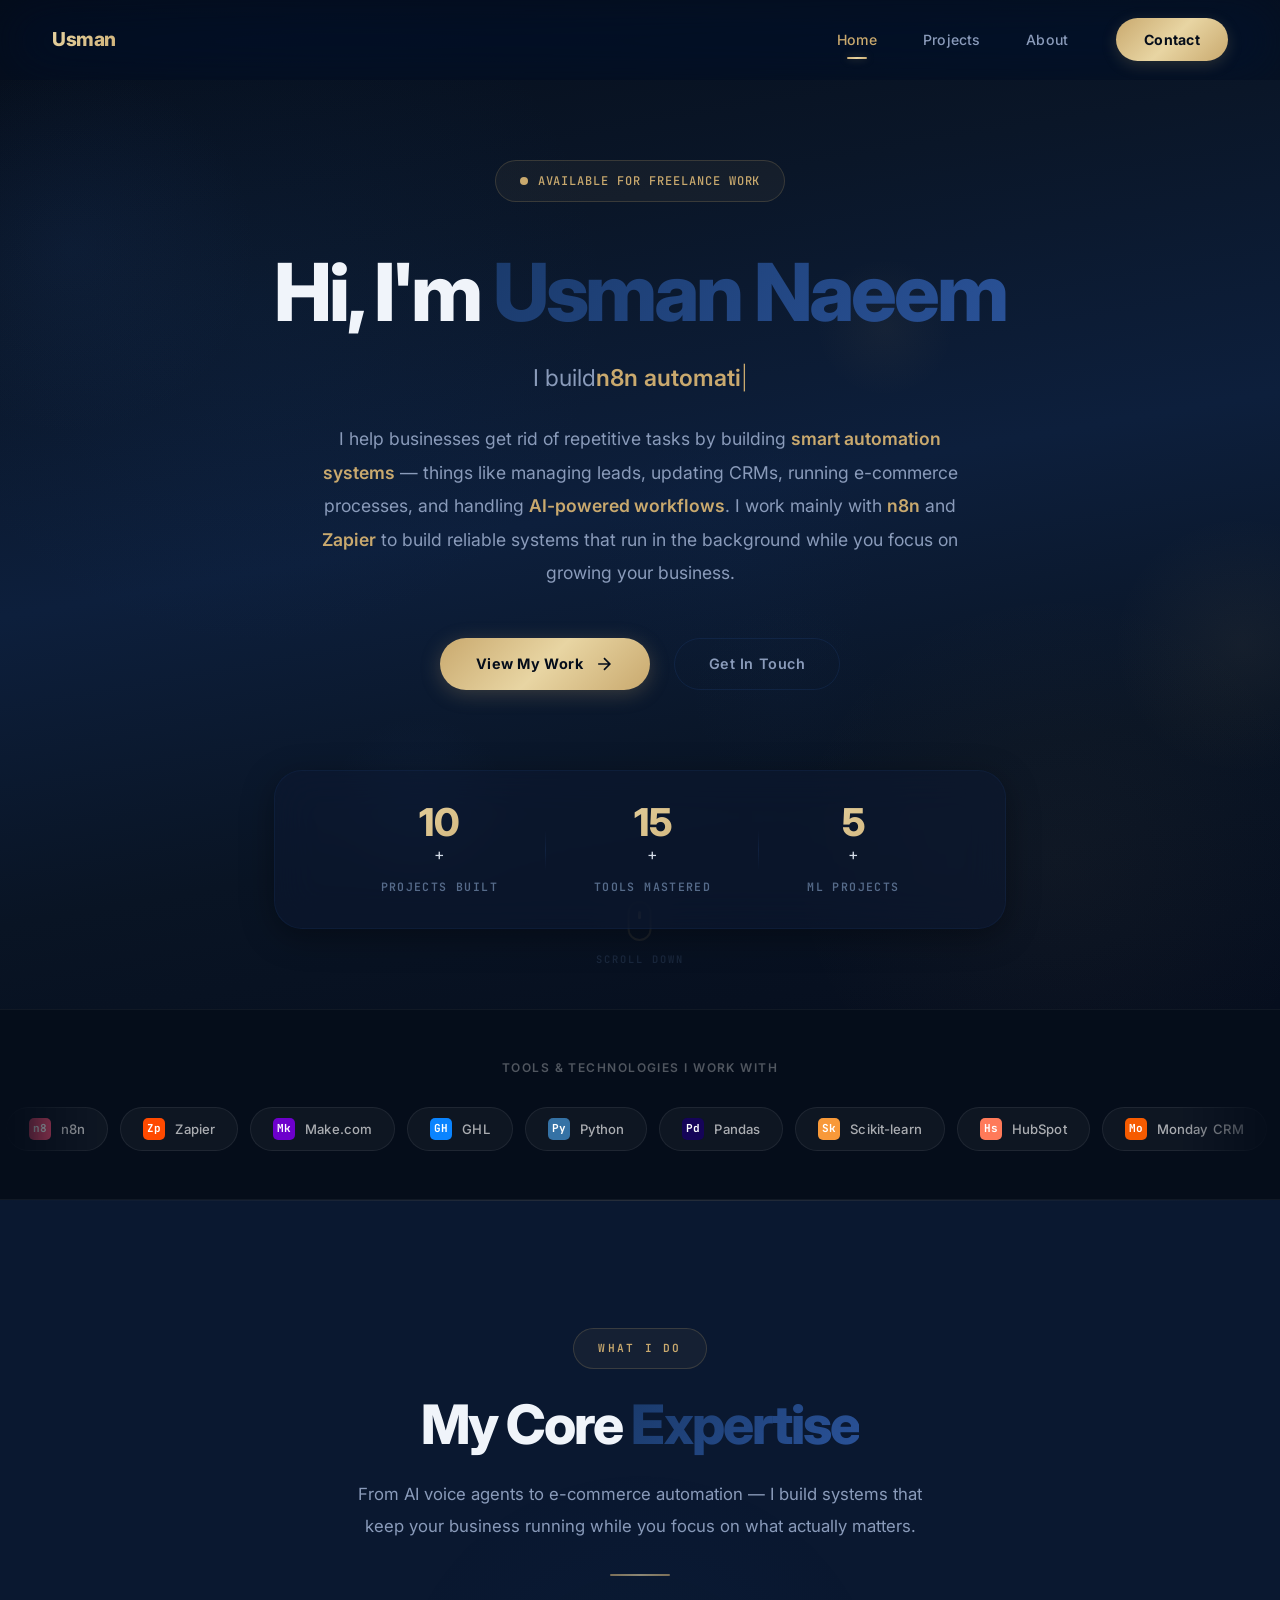
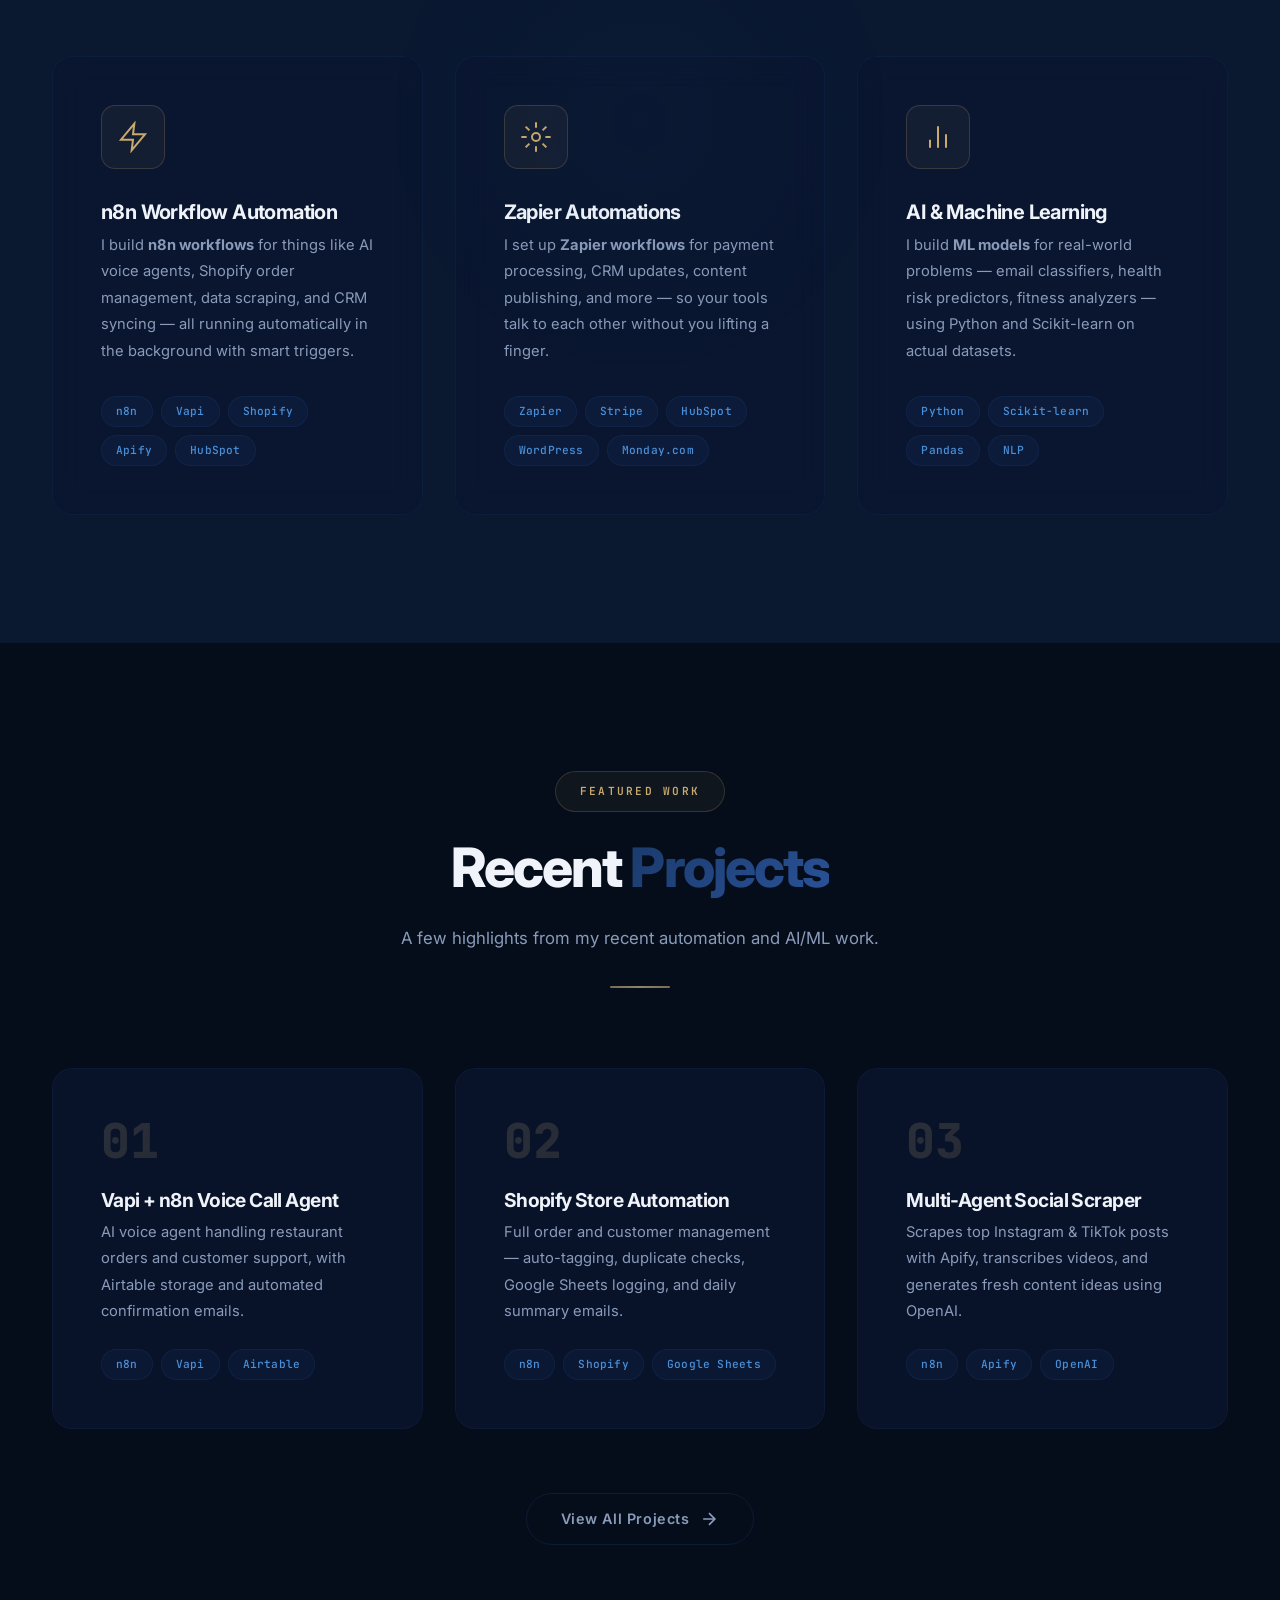
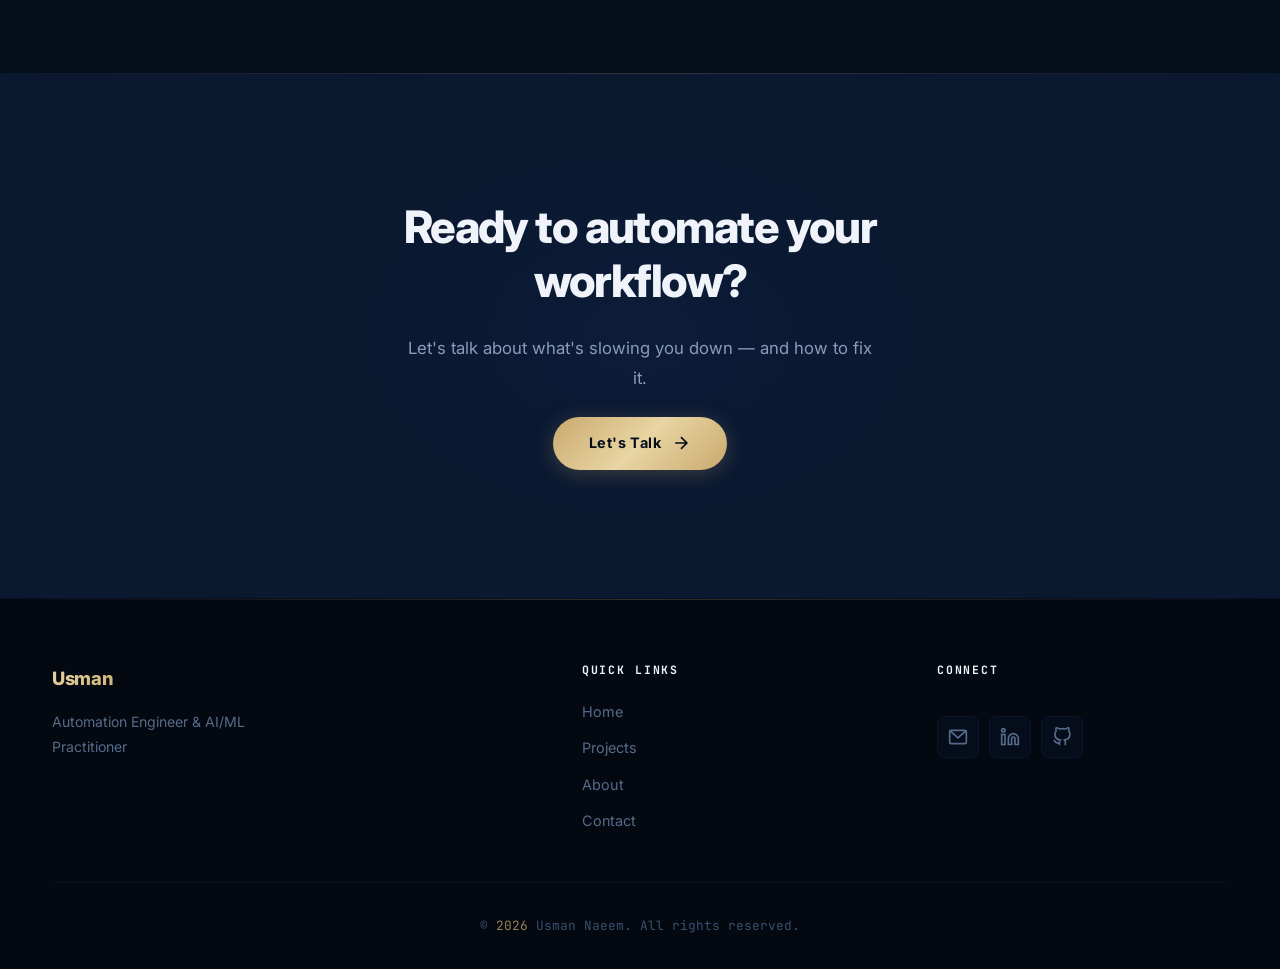
<file: index.html>
<!DOCTYPE html>
<html lang="en">
<head>
    <meta charset="UTF-8">
    <meta name="viewport" content="width=device-width, initial-scale=1.0">
    <meta name="description" content="Usman Naeem - Automation Engineer & AI/ML Practitioner specializing in n8n workflows, Zapier automation, Vapi voice agents, Shopify management, and machine learning solutions.">
    <meta name="keywords" content="Usman Naeem, n8n workflows, Zapier automation, AI ML portfolio, Vapi voice agent, Shopify automation, Apify scraping, HubSpot CRM, email classifier, automation engineer, API integration, multi-agent workflows">
    <meta name="author" content="Usman Naeem">
    <meta name="robots" content="index, follow">
    <link rel="icon" type="image/png" href="images/Favicon.png">

    <meta property="og:title" content="Usman Naeem | Automation & AI/ML Portfolio">
    <meta property="og:description" content="Explore automation workflows, AI voice agents, and ML projects by Usman Naeem.">
    <meta property="og:type" content="website">

    <title>Usman Naeem | Automation & AI/ML Portfolio</title>

    <link rel="preconnect" href="https://fonts.googleapis.com">
    <link rel="preconnect" href="https://fonts.gstatic.com" crossorigin>
    <link href="https://fonts.googleapis.com/css2?family=Inter:wght@300;400;500;600;700;800&family=JetBrains+Mono:wght@400;500&display=swap" rel="stylesheet">

    <link rel="stylesheet" href="assets/css/style.css">

    <style>
        /* ================================================
           TOOLS MARQUEE SECTION
        ================================================ */
        .tools-marquee-section {
            padding: 48px 0;
            overflow: hidden;
            position: relative;
            border-top: 1px solid rgba(255,255,255,0.05);
            border-bottom: 1px solid rgba(255,255,255,0.05);
        }

        .tools-marquee-header {
            text-align: center;
            margin-bottom: 28px;
        }

        .tools-marquee-header p {
            font-size: 0.75rem;
            font-weight: 600;
            letter-spacing: 0.12em;
            text-transform: uppercase;
            color: rgba(255,255,255,0.3);
        }

        /* The track that holds two sets of items for seamless loop */
        .marquee-track-wrapper {
            position: relative;
            width: 100%;
            overflow: hidden;
            /* Fade edges */
            mask-image: linear-gradient(
                to right,
                transparent 0%,
                black 8%,
                black 92%,
                transparent 100%
            );
            -webkit-mask-image: linear-gradient(
                to right,
                transparent 0%,
                black 8%,
                black 92%,
                transparent 100%
            );
        }

        .marquee-track {
            display: flex;
            align-items: center;
            width: max-content;
            /* Animation: scrolls one full set width to the left, then resets */
            animation: marquee-scroll 30s linear infinite;
            gap: 0;
        }

        .marquee-track:hover {
            animation-play-state: paused;
        }

        @keyframes marquee-scroll {
            0%   { transform: translateX(0); }
            100% { transform: translateX(-50%); }
        }

        /* Each tool pill */
        .marquee-item {
            display: flex;
            align-items: center;
            gap: 10px;
            padding: 10px 22px;
            margin: 0 6px;
            background: rgba(255,255,255,0.04);
            border: 1px solid rgba(255,255,255,0.07);
            border-radius: 40px;
            white-space: nowrap;
            transition: background 0.25s ease, border-color 0.25s ease, transform 0.25s ease;
            cursor: default;
            flex-shrink: 0;
        }

        .marquee-item:hover {
            background: rgba(255,255,255,0.09);
            border-color: rgba(255,255,255,0.15);
            transform: translateY(-2px);
        }

        .marquee-item img {
            width: 22px;
            height: 22px;
            object-fit: contain;
            border-radius: 4px;
            flex-shrink: 0;
        }

        /* Fallback icon when no image */
        .marquee-item .tool-icon-fallback {
            width: 22px;
            height: 22px;
            border-radius: 5px;
            display: flex;
            align-items: center;
            justify-content: center;
            font-size: 11px;
            font-weight: 700;
            flex-shrink: 0;
            font-family: 'JetBrains Mono', monospace;
            color: #fff;
        }

        .marquee-item span.tool-name {
            font-size: 0.82rem;
            font-weight: 500;
            color: rgba(255,255,255,0.65);
            letter-spacing: 0.01em;
        }

        .marquee-item:hover span.tool-name {
            color: rgba(255,255,255,0.9);
        }

        @media (max-width: 640px) {
            .marquee-item {
                padding: 8px 16px;
                gap: 8px;
            }
            .marquee-item span.tool-name {
                font-size: 0.77rem;
            }
            .marquee-track {
                animation-duration: 22s;
            }
        }
    </style>
</head>
<body>

    <!-- ==================== NAVIGATION ==================== -->
    <header class="navbar" id="navbar">
        <nav class="nav-container">
            <a href="index.html" class="nav-logo">
                <span class="logo-text">Usman</span>
            </a>
            <ul class="nav-links" id="navLinks">
                <li><a href="index.html" class="nav-link active">Home</a></li>
                <li><a href="projects.html" class="nav-link">Projects</a></li>
                <li><a href="about.html" class="nav-link">About</a></li>
                <li><a href="contact.html" class="nav-link cta-link">Contact</a></li>
            </ul>
            <button class="nav-toggle" id="navToggle" aria-label="Toggle navigation menu">
                <span class="hamburger-line"></span>
                <span class="hamburger-line"></span>
                <span class="hamburger-line"></span>
            </button>
        </nav>
    </header>

    <!-- ==================== HERO SECTION ==================== -->
    <section class="hero" id="hero">
        <div class="hero-particles">
            <div class="particle"></div>
            <div class="particle"></div>
            <div class="particle"></div>
            <div class="particle"></div>
            <div class="particle"></div>
            <div class="particle"></div>
        </div>

        <div class="hero-content animate-fade-up">
            <div class="hero-badge">
                <span class="badge-dot"></span>
                Available for freelance work
            </div>

            <h1 class="hero-title">
                Hi, I'm <span class="gradient-text">Usman Naeem</span>
            </h1>

            <p class="hero-subtitle">
                <span class="typing-prefix">I build </span>
                <span class="typed-text" id="typedText"></span>
                <span class="cursor">|</span>
            </p>

            <p class="hero-description">
                I help businesses get rid of repetitive tasks by building <strong>smart automation systems</strong> — things like managing leads, updating CRMs, running e-commerce processes, and handling <strong>AI-powered workflows</strong>. I work mainly with <strong>n8n</strong> and <strong>Zapier</strong> to build reliable systems that run in the background while you focus on growing your business.
            </p>

            <div class="hero-cta">
                <a href="projects.html" class="btn btn-primary">
                    <span>View My Work</span>
                    <svg width="20" height="20" viewBox="0 0 24 24" fill="none" stroke="currentColor" stroke-width="2">
                        <path d="M5 12h14M12 5l7 7-7 7"/>
                    </svg>
                </a>
                <a href="contact.html" class="btn btn-secondary">
                    <span>Get In Touch</span>
                </a>
            </div>

            <div class="hero-stats">
                <div class="stat-item">
                    <span class="stat-number" data-count="10">0</span>+
                    <span class="stat-label">Projects Built</span>
                </div>
                <div class="stat-item">
                    <span class="stat-number" data-count="15">0</span>+
                    <span class="stat-label">Tools Mastered</span>
                </div>
                <div class="stat-item">
                    <span class="stat-number" data-count="5">0</span>+
                    <span class="stat-label">ML Projects</span>
                </div>
            </div>
        </div>

        <div class="scroll-indicator">
            <div class="scroll-mouse">
                <div class="scroll-wheel"></div>
            </div>
            <span>Scroll Down</span>
        </div>
    </section>

   <!-- ==================== TOOLS MARQUEE ==================== -->
    <section class="tools-marquee-section" aria-label="Tools and technologies I work with">
        <div class="tools-marquee-header">
            <p>Tools & Technologies I Work With</p>
        </div>

        <div class="marquee-track-wrapper">
            <div class="marquee-track" id="marqueeTrack">

                <!-- SET 1 — will be duplicated by JS for seamless loop -->
                <div class="marquee-item">
                    <span class="tool-icon-fallback" style="background:#ea4b71;">n8</span>
                    <span class="tool-name">n8n</span>
                </div>

                <div class="marquee-item">
                    <span class="tool-icon-fallback" style="background:#ff4a00;">Zp</span>
                    <span class="tool-name">Zapier</span>
                </div>

                <div class="marquee-item">
                    <span class="tool-icon-fallback" style="background:#6d00cc;">Mk</span>
                    <span class="tool-name">Make.com</span>
                </div>

                <div class="marquee-item">
                    <span class="tool-icon-fallback" style="background:#0a84ff;">GH</span>
                    <span class="tool-name">GHL</span>
                </div>

                <div class="marquee-item">
                    <span class="tool-icon-fallback" style="background:#3572a5;">Py</span>
                    <span class="tool-name">Python</span>
                </div>

                <div class="marquee-item">
                    <span class="tool-icon-fallback" style="background:#150458;">Pd</span>
                    <span class="tool-name">Pandas</span>
                </div>

                <div class="marquee-item">
                    <span class="tool-icon-fallback" style="background:#f89939;">Sk</span>
                    <span class="tool-name">Scikit-learn</span>
                </div>

                <div class="marquee-item">
                    <span class="tool-icon-fallback" style="background:#ff7a59;">Hs</span>
                    <span class="tool-name">HubSpot</span>
                </div>

                <div class="marquee-item">
                    <span class="tool-icon-fallback" style="background:#f65b00;">Mo</span>
                    <span class="tool-name">Monday CRM</span>
                </div>

                <div class="marquee-item">
                    <span class="tool-icon-fallback" style="background:#1fa463;">GS</span>
                    <span class="tool-name">Google Sheets</span>
                </div>

                <div class="marquee-item">
                    <span class="tool-icon-fallback" style="background:#ea4335;">Gm</span>
                    <span class="tool-name">Gmail</span>
                </div>

                <div class="marquee-item">
                    <span class="tool-icon-fallback" style="background:#336791;">SQ</span>
                    <span class="tool-name">SQL</span>
                </div>

                <div class="marquee-item">
                    <span class="tool-icon-fallback" style="background:#092e20;">Dj</span>
                    <span class="tool-name">Django API</span>
                </div>

                <div class="marquee-item">
                    <span class="tool-icon-fallback" style="background:#0084ff;">Mc</span>
                    <span class="tool-name">ManyChat</span>
                </div>

                <div class="marquee-item">
                    <span class="tool-icon-fallback" style="background:#00b4d8;">Ap</span>
                    <span class="tool-name">Apify</span>
                </div>

                <div class="marquee-item">
                    <span class="tool-icon-fallback" style="background:#c96442;">Cl</span>
                    <span class="tool-name">Claude</span>
                </div>

                <div class="marquee-item">
                    <span class="tool-icon-fallback" style="background:#10a37f;">Ai</span>
                    <span class="tool-name">OpenAI</span>
                </div>

                <div class="marquee-item">
                    <span class="tool-icon-fallback" style="background:#4285f4;">Ge</span>
                    <span class="tool-name">Gemini</span>
                </div>

                <div class="marquee-item">
                    <span class="tool-icon-fallback" style="background:#7c3aed;">Nb</span>
                    <span class="tool-name">Nanobnana</span>
                </div>

                <div class="marquee-item">
                    <span class="tool-icon-fallback" style="background:#21759b;">Wp</span>
                    <span class="tool-name">WordPress</span>
                </div>

            </div><!-- end marquee-track -->
        </div><!-- end marquee-track-wrapper -->
    </section>
    <!-- ==================== EXPERTISE SECTION ==================== -->
    <section class="expertise-section" id="expertise">
        <div class="container">
            <div class="section-header animate-fade-up">
                <span class="section-tag">What I Do</span>
                <h2 class="section-title">My Core <span class="gradient-text">Expertise</span></h2>
                <p class="section-subtitle">
                    From AI voice agents to e-commerce automation — I build systems that keep your business running while you focus on what actually matters.
                </p>
            </div>

            <div class="expertise-grid">
                <div class="expertise-card animate-fade-up" style="--delay: 0.1s">
                    <div class="card-icon">
                        <svg width="32" height="32" viewBox="0 0 24 24" fill="none" stroke="currentColor" stroke-width="1.5">
                            <path d="M13 2L3 14h9l-1 8 10-12h-9l1-8z"/>
                        </svg>
                    </div>
                    <h3 class="card-title">n8n Workflow Automation</h3>
                    <p class="card-description">
                        I build <strong>n8n workflows</strong> for things like AI voice agents, Shopify order management, data scraping, and CRM syncing — all running automatically in the background with smart triggers.
                    </p>
                    <div class="card-tools">
                        <span class="tool-tag">n8n</span>
                        <span class="tool-tag">Vapi</span>
                        <span class="tool-tag">Shopify</span>
                        <span class="tool-tag">Apify</span>
                        <span class="tool-tag">HubSpot</span>
                    </div>
                </div>

                <div class="expertise-card animate-fade-up" style="--delay: 0.2s">
                    <div class="card-icon">
                        <svg width="32" height="32" viewBox="0 0 24 24" fill="none" stroke="currentColor" stroke-width="1.5">
                            <circle cx="12" cy="12" r="3"/>
                            <path d="M12 1v4M12 19v4M4.22 4.22l2.83 2.83M16.95 16.95l2.83 2.83M1 12h4M19 12h4M4.22 19.78l2.83-2.83M16.95 7.05l2.83-2.83"/>
                        </svg>
                    </div>
                    <h3 class="card-title">Zapier Automations</h3>
                    <p class="card-description">
                        I set up <strong>Zapier workflows</strong> for payment processing, CRM updates, content publishing, and more — so your tools talk to each other without you lifting a finger.
                    </p>
                    <div class="card-tools">
                        <span class="tool-tag">Zapier</span>
                        <span class="tool-tag">Stripe</span>
                        <span class="tool-tag">HubSpot</span>
                        <span class="tool-tag">WordPress</span>
                        <span class="tool-tag">Monday.com</span>
                    </div>
                </div>

                <div class="expertise-card animate-fade-up" style="--delay: 0.3s">
                    <div class="card-icon">
                        <svg width="32" height="32" viewBox="0 0 24 24" fill="none" stroke="currentColor" stroke-width="1.5">
                            <path d="M18 20V10M12 20V4M6 20v-6"/>
                        </svg>
                    </div>
                    <h3 class="card-title">AI & Machine Learning</h3>
                    <p class="card-description">
                        I build <strong>ML models</strong> for real-world problems — email classifiers, health risk predictors, fitness analyzers — using Python and Scikit-learn on actual datasets.
                    </p>
                    <div class="card-tools">
                        <span class="tool-tag">Python</span>
                        <span class="tool-tag">Scikit-learn</span>
                        <span class="tool-tag">Pandas</span>
                        <span class="tool-tag">NLP</span>
                    </div>
                </div>
            </div>
        </div>
    </section>

    <!-- ==================== FEATURED PROJECTS ==================== -->
    <section class="featured-section">
        <div class="container">
            <div class="section-header animate-fade-up">
                <span class="section-tag">Featured Work</span>
                <h2 class="section-title">Recent <span class="gradient-text">Projects</span></h2>
                <p class="section-subtitle">
                    A few highlights from my recent automation and AI/ML work.
                </p>
            </div>

            <div class="featured-grid">
                <div class="featured-card animate-fade-up" style="--delay: 0.1s">
                    <div class="featured-number">01</div>
                    <h3>Vapi + n8n Voice Call Agent</h3>
                    <p>AI voice agent handling restaurant orders and customer support, with Airtable storage and automated confirmation emails.</p>
                    <div class="card-tools">
                        <span class="tool-tag">n8n</span>
                        <span class="tool-tag">Vapi</span>
                        <span class="tool-tag">Airtable</span>
                    </div>
                </div>

                <div class="featured-card animate-fade-up" style="--delay: 0.2s">
                    <div class="featured-number">02</div>
                    <h3>Shopify Store Automation</h3>
                    <p>Full order and customer management — auto-tagging, duplicate checks, Google Sheets logging, and daily summary emails.</p>
                    <div class="card-tools">
                        <span class="tool-tag">n8n</span>
                        <span class="tool-tag">Shopify</span>
                        <span class="tool-tag">Google Sheets</span>
                    </div>
                </div>

                <div class="featured-card animate-fade-up" style="--delay: 0.3s">
                    <div class="featured-number">03</div>
                    <h3>Multi-Agent Social Scraper</h3>
                    <p>Scrapes top Instagram & TikTok posts with Apify, transcribes videos, and generates fresh content ideas using OpenAI.</p>
                    <div class="card-tools">
                        <span class="tool-tag">n8n</span>
                        <span class="tool-tag">Apify</span>
                        <span class="tool-tag">OpenAI</span>
                    </div>
                </div>
            </div>

            <div class="featured-cta animate-fade-up">
                <a href="projects.html" class="btn btn-secondary">
                    <span>View All Projects</span>
                    <svg width="20" height="20" viewBox="0 0 24 24" fill="none" stroke="currentColor" stroke-width="2">
                        <path d="M5 12h14M12 5l7 7-7 7"/>
                    </svg>
                </a>
            </div>
        </div>
    </section>

    <!-- ==================== CTA SECTION ==================== -->
    <section class="cta-section">
        <div class="container">
            <div class="cta-content animate-fade-up">
                <h2>Ready to automate your workflow?</h2>
                <p>Let's talk about what's slowing you down — and how to fix it.</p>
                <a href="contact.html" class="btn btn-primary btn-large">
                    <span>Let's Talk</span>
                    <svg width="20" height="20" viewBox="0 0 24 24" fill="none" stroke="currentColor" stroke-width="2">
                        <path d="M5 12h14M12 5l7 7-7 7"/>
                    </svg>
                </a>
            </div>
        </div>
    </section>

    <!-- ==================== FOOTER ==================== -->
    <footer class="footer">
        <div class="container">
            <div class="footer-content">
                <div class="footer-brand">
                    <a href="index.html" class="nav-logo">
                        <span class="logo-text">Usman</span>
                    </a>
                    <p>Automation Engineer & AI/ML Practitioner</p>
                </div>
                <div class="footer-nav">
                    <h4>Quick Links</h4>
                    <ul>
                        <li><a href="index.html">Home</a></li>
                        <li><a href="projects.html">Projects</a></li>
                        <li><a href="about.html">About</a></li>
                        <li><a href="contact.html">Contact</a></li>
                    </ul>
                </div>
                <div class="footer-social">
                    <h4>Connect</h4>
                    <div class="social-links">
                        <a href="mailto:osmannaeem05@gmail.com" class="social-link" aria-label="Email">
                            <svg width="20" height="20" viewBox="0 0 24 24" fill="none" stroke="currentColor" stroke-width="2">
                                <rect x="2" y="4" width="20" height="16" rx="2"/>
                                <path d="M22 4L12 13 2 4"/>
                            </svg>
                        </a>
                        <a href="https://pk.linkedin.com/in/usman-naeem-1217312a8?trk=public_post_feed-actor-name" target="_blank" rel="noopener noreferrer" class="social-link" aria-label="LinkedIn">
                            <svg width="20" height="20" viewBox="0 0 24 24" fill="none" stroke="currentColor" stroke-width="2">
                                <path d="M16 8a6 6 0 016 6v7h-4v-7a2 2 0 00-4 0v7h-4v-7a6 6 0 016-6z"/>
                                <rect x="2" y="9" width="4" height="12"/>
                                <circle cx="4" cy="4" r="2"/>
                            </svg>
                        </a>
                        <a href="https://github.com/usmannaeem06" target="_blank" rel="noopener noreferrer" class="social-link" aria-label="GitHub">
                            <svg width="20" height="20" viewBox="0 0 24 24" fill="none" stroke="currentColor" stroke-width="2">
                                <path d="M9 19c-5 1.5-5-2.5-7-3m14 6v-3.87a3.37 3.37 0 00-.94-2.61c3.14-.35 6.44-1.54 6.44-7A5.44 5.44 0 0020 4.77 5.07 5.07 0 0019.91 1S18.73.65 16 2.48a13.38 13.38 0 00-7 0C6.27.65 5.09 1 5.09 1A5.07 5.07 0 005 4.77a5.44 5.44 0 00-1.5 3.78c0 5.42 3.3 6.61 6.44 7A3.37 3.37 0 009 18.13V22"/>
                            </svg>
                        </a>
                    </div>
                </div>
            </div>
            <div class="footer-bottom">
                <p>&copy; <span id="currentYear"></span> Usman Naeem. All rights reserved.</p>
            </div>
        </div>
    </footer>



    <!-- ==================== MOBILE MENU ==================== -->
<div class="mobile-menu" id="mobileMenu">
    <a href="index.html" class="nav-link active">Home</a>
    <a href="projects.html" class="nav-link">Projects</a>
    <a href="about.html" class="nav-link">About</a>
    <a href="contact.html" class="nav-link cta-link">Contact</a>
</div>



    <script src="assets/js/script.js"></script>

    <script>
        /* ================================================
           MARQUEE — duplicate items for seamless infinite loop
        ================================================ */
        (function () {
            const track = document.getElementById('marqueeTrack');
            if (!track) return;

            // Clone all children and append — creates the seamless loop
            const items = Array.from(track.children);
            items.forEach(function (item) {
                const clone = item.cloneNode(true);
                clone.setAttribute('aria-hidden', 'true');
                track.appendChild(clone);
            });
        })();
    </script>
</body>
</html>
</file>
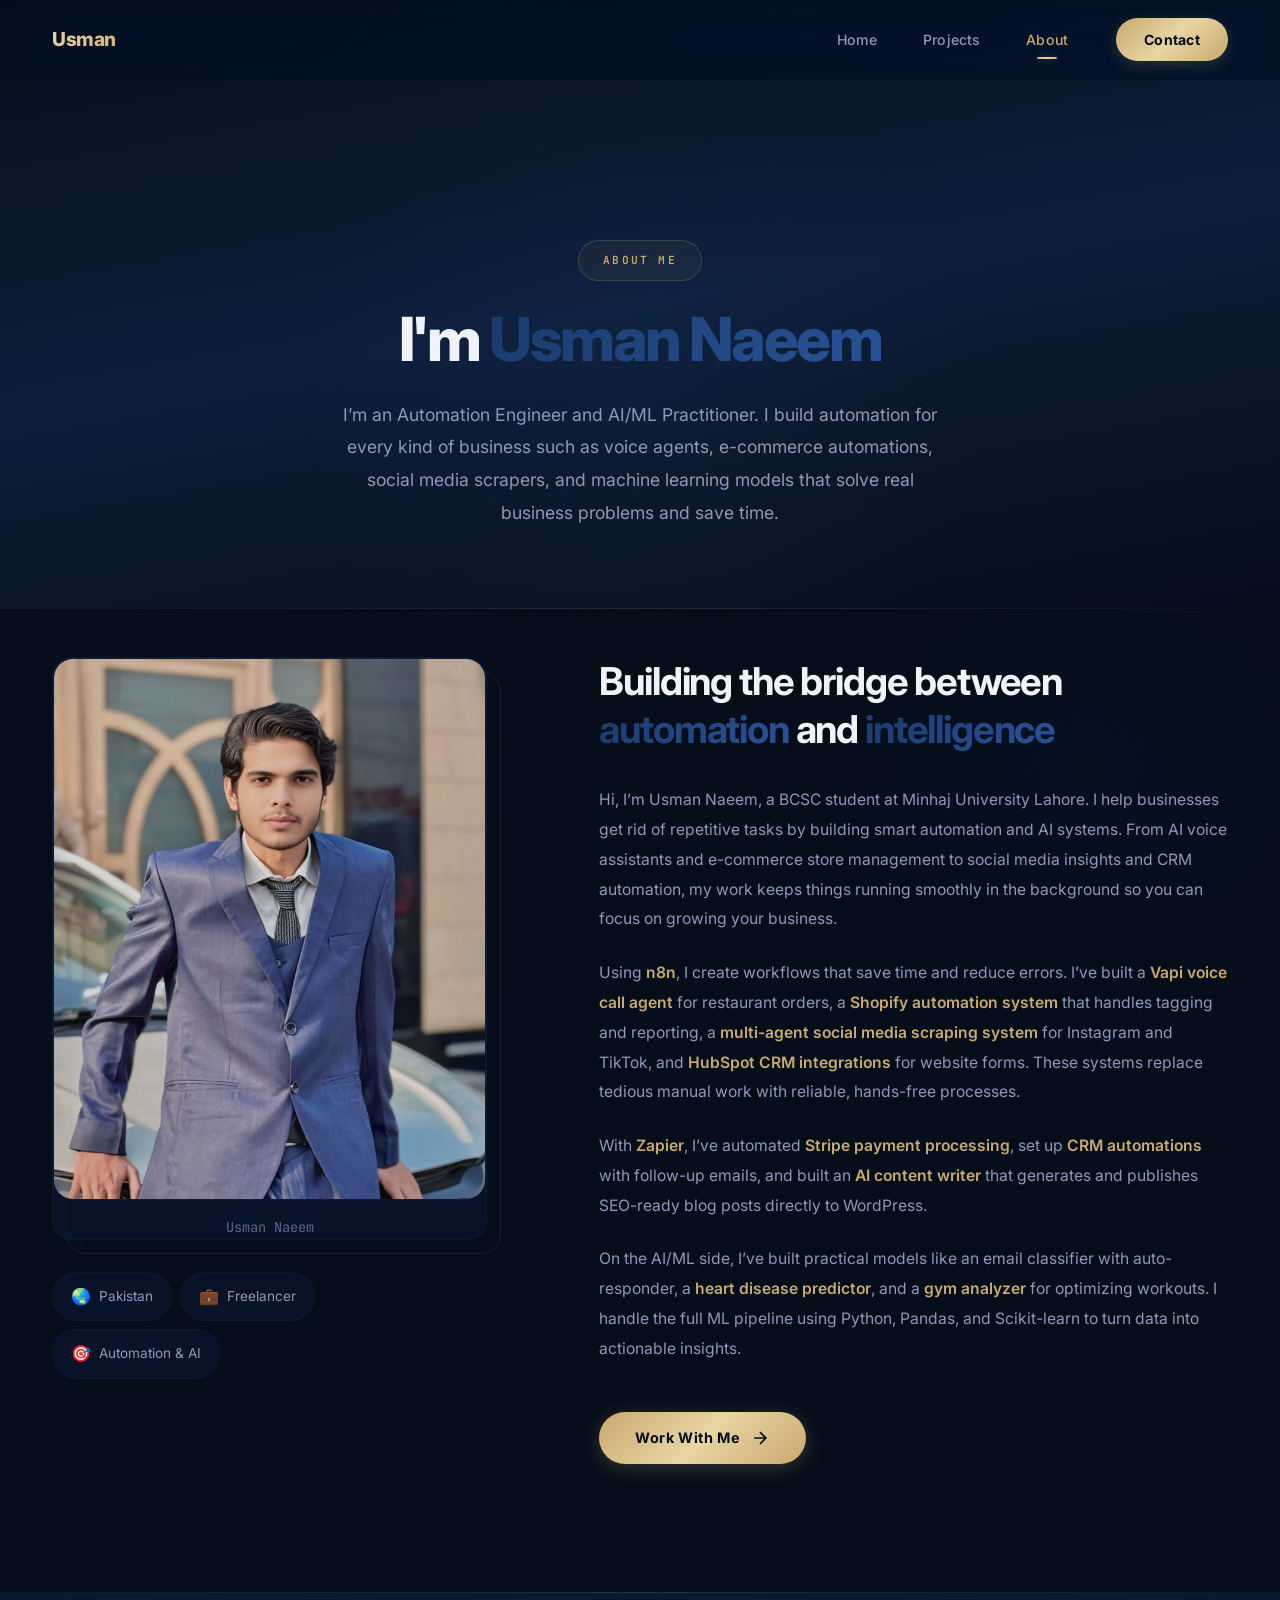
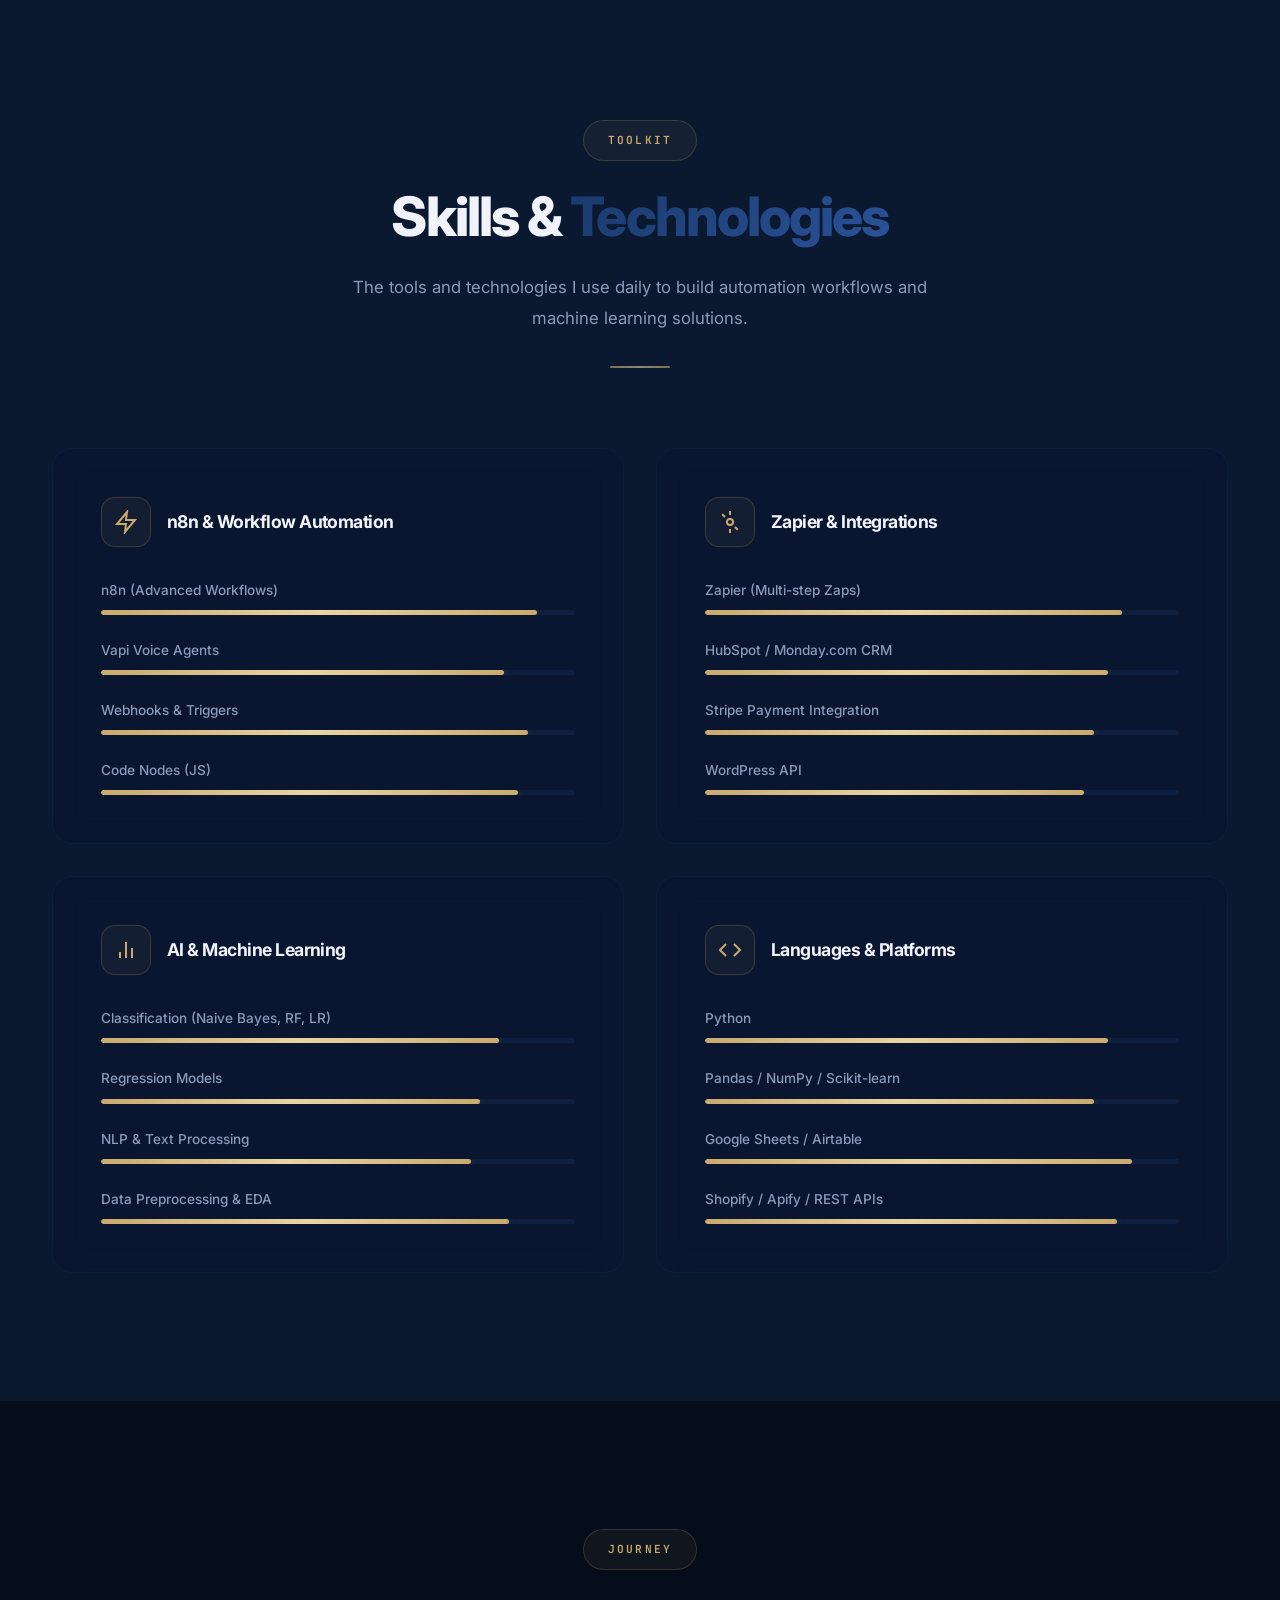
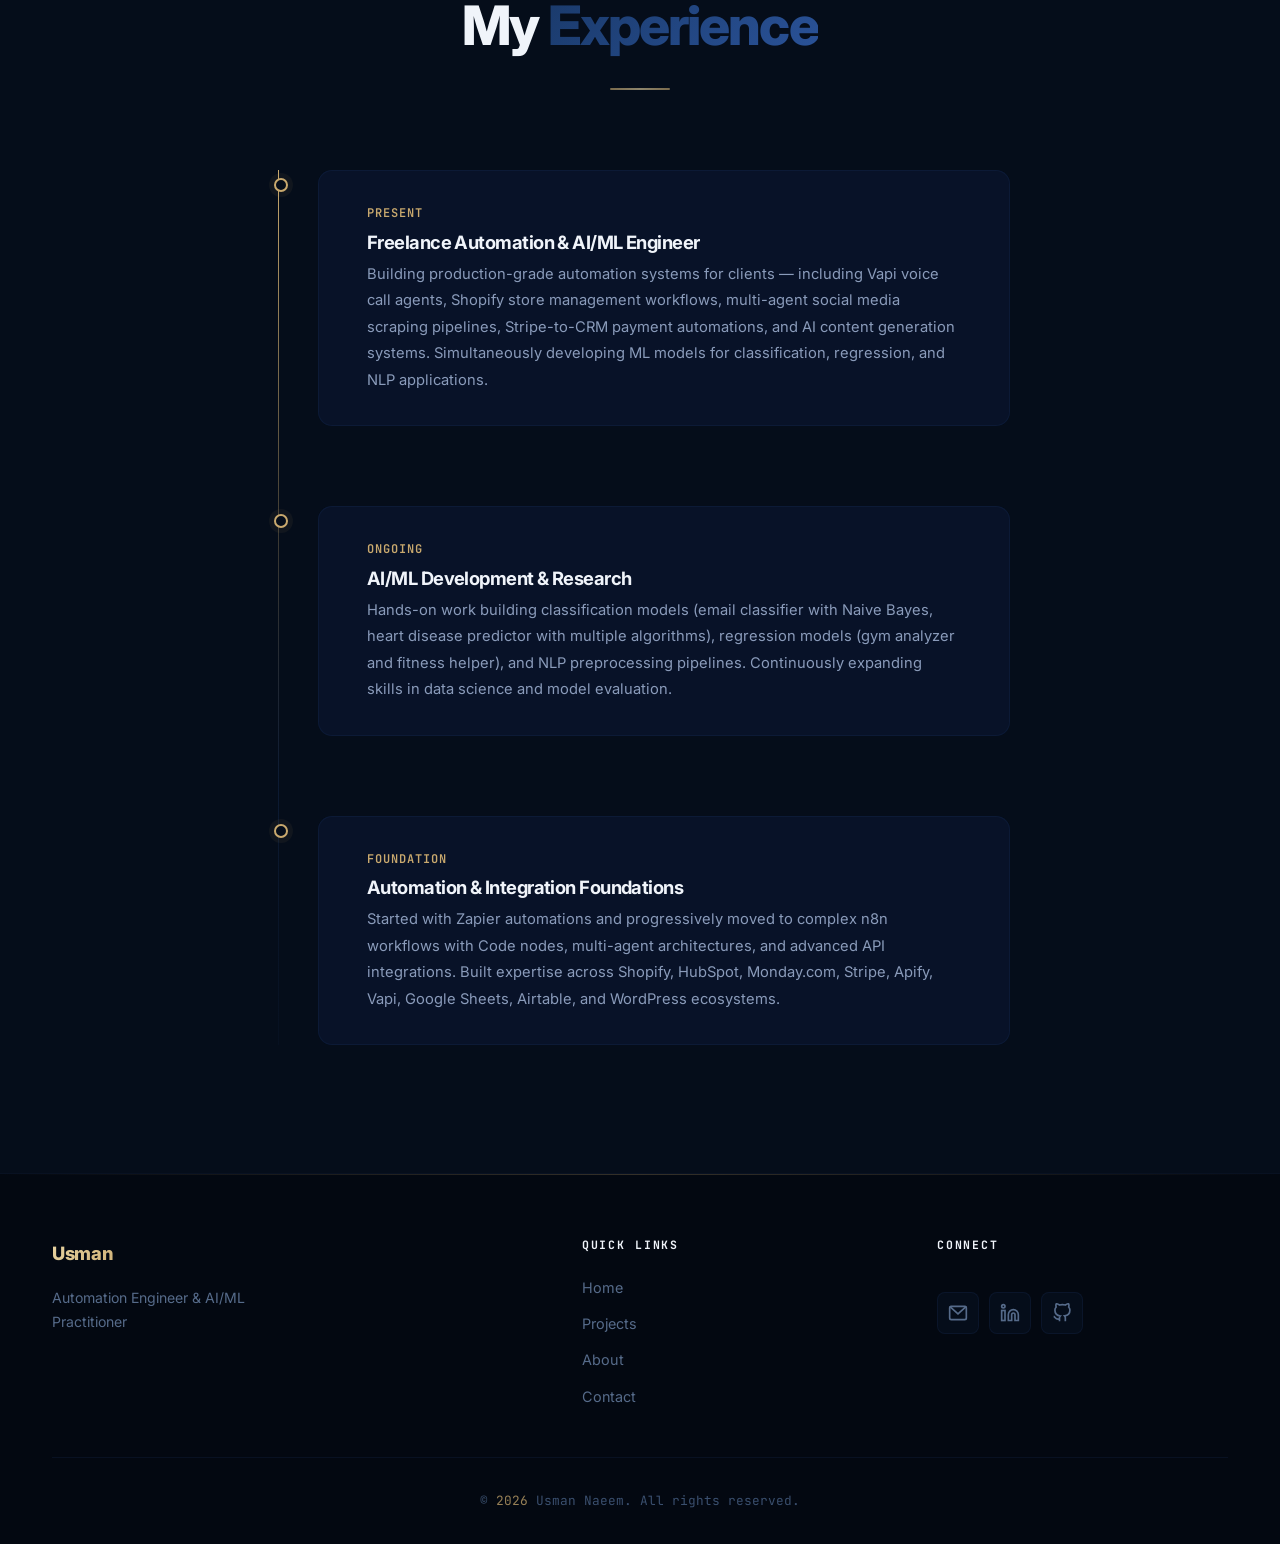
<file: about.html>
<!DOCTYPE html>
<html lang="en">
<head>
    <meta charset="UTF-8">
    <meta name="viewport" content="width=device-width, initial-scale=1.0">
    <meta name="description" content="Learn about Usman Naeem - Automation Engineer and AI/ML Practitioner with expertise in n8n, Zapier, Vapi, Shopify, Apify, HubSpot, Python, and intelligent workflow design.">
    <meta name="keywords" content="Usman Naeem about, automation engineer, AI ML developer, n8n expert, Zapier specialist, Vapi voice agent developer">
    <meta name="author" content="Usman Naeem">
    <meta property="og:url" content="https://usmanaeem.me/about.html">
    <meta property="og:title" content="About | Usman Naeem">
    <meta property="og:image" content="https://usmanaeem.me/images/Usman.jpeg">
    <link rel="icon" type="image/png" href="images/Favicon.png">
    

    <title>About | Usman Naeem - Automation & AI/ML Portfolio</title>

    <!-- Google Fonts -->
    <link rel="preconnect" href="https://fonts.googleapis.com">
    <link rel="preconnect" href="https://fonts.gstatic.com" crossorigin>
    <link href="https://fonts.googleapis.com/css2?family=Inter:wght@300;400;500;600;700;800&family=JetBrains+Mono:wght@400;500&display=swap" rel="stylesheet">

    <!-- Stylesheet -->
    <link rel="stylesheet" href="assets/css/style.css">
</head>
<body>

    <!-- ==================== NAVIGATION ==================== -->
    <header class="navbar" id="navbar">
        <nav class="nav-container">
            <a href="index.html" class="nav-logo">
                <span class="logo-text">Usman</span>
            </a>
            <ul class="nav-links" id="navLinks">
                <li><a href="index.html" class="nav-link">Home</a></li>
                <li><a href="projects.html" class="nav-link">Projects</a></li>
                <li><a href="about.html" class="nav-link active">About</a></li>
                <li><a href="contact.html" class="nav-link cta-link">Contact</a></li>
            </ul>
            <button class="nav-toggle" id="navToggle" aria-label="Toggle navigation menu">
                <span class="hamburger-line"></span>
                <span class="hamburger-line"></span>
                <span class="hamburger-line"></span>
            </button>
        </nav>
    </header>

    <!-- ==================== PAGE HERO ==================== -->
    <section class="page-hero">
        <div class="container">
            <div class="page-hero-content animate-fade-up">
                <span class="section-tag">About Me</span>
                <h1 class="page-title">I'm <span class="gradient-text">Usman Naeem</span></h1>
                <p class="page-subtitle">
                   I’m an Automation Engineer and AI/ML Practitioner. I build automation for every kind of business 
                    such as voice agents, e-commerce automations, social media scrapers, and machine learning models
                    that solve real business problems and save time.
                </p>
            </div>
        </div>
    </section>

    <!-- ==================== ABOUT CONTENT ==================== -->
    <section class="about-section">
        <div class="container">
            <div class="about-grid">
                <!-- Left: Profile image area -->
                <div class="about-image-area animate-fade-up"> 
                    <div class="about-image-wrapper">
                        <div class="about-image-placeholder">
                            <img 
                                src="images/Usman.jpeg" 
                                alt="Usman Naeem - Automation Engineer and AI/ML Practitioner" 
                                class="about-profile-img"
                                loading="lazy"
                            >
                            <span>Usman Naeem</span>
                        </div>
                        <div class="image-decoration decoration-1"></div>
                        <div class="image-decoration decoration-2"></div>
                    </div>

                    <!-- Quick info cards -->
                    <div class="quick-info-cards">
                        <div class="quick-card">
                            <span class="quick-icon">🌏</span>
                            <span class="quick-text">Pakistan</span>
                        </div>
                        <div class="quick-card">
                            <span class="quick-icon">💼</span>
                            <span class="quick-text">Freelancer</span>
                        </div>
                        <div class="quick-card">
                            <span class="quick-icon">🎯</span>
                            <span class="quick-text">Automation & AI</span>
                        </div>
                    </div>
                </div>

                <!-- Right: About text content -->
                <div class="about-text-area animate-fade-up" style="--delay: 0.2s">
                    <h2 class="about-heading">
                        Building the bridge between 
                        <span class="gradient-text">automation</span> and 
                        <span class="gradient-text">intelligence</span>
                    </h2>

                    <div class="about-paragraphs">
                        <p>
                            Hi, I’m Usman Naeem, a BCSC student at Minhaj University Lahore. I help businesses get rid of repetitive tasks by building smart automation and AI systems. From AI voice assistants and e-commerce store management to social media insights and CRM automation, my work keeps things running smoothly in the background so you can focus on growing your business.
                        </p>
                        <p>
                            Using <strong>n8n</strong>, I create workflows that save time and reduce errors. I’ve built a <strong>Vapi voice call agent</strong> for restaurant orders, a <strong>Shopify automation system</strong> that handles tagging and reporting, a <strong>multi-agent social media scraping system</strong> for Instagram and TikTok, and <strong>HubSpot CRM integrations</strong> for website forms. These systems replace tedious manual work with reliable, hands-free processes.
                        </p>
                        <p>
                            With <strong>Zapier</strong>, I’ve automated <strong>Stripe payment processing</strong>, set up <strong>CRM automations</strong> with follow-up emails, and built an <strong>AI content writer</strong> that generates and publishes SEO-ready blog posts directly to WordPress.
                        </p>
                        <p>
                            On the AI/ML side, I’ve built practical models like an email classifier with auto-responder, a <strong>heart disease predictor</strong>, and a <strong>gym analyzer</strong> for optimizing workouts. I handle the full ML pipeline using Python, Pandas, and Scikit-learn to turn data into actionable insights.
                        </p>
                    </div>

                    <div class="about-cta">
                        <a href="contact.html" class="btn btn-primary">
                            <span>Work With Me</span>
                            <svg width="20" height="20" viewBox="0 0 24 24" fill="none" stroke="currentColor" stroke-width="2">
                                <path d="M5 12h14M12 5l7 7-7 7"/>
                            </svg>
                        </a>
                    </div>
                </div>
            </div>
        </div>
    </section>

    <!-- ==================== SKILLS SECTION ==================== -->
    <section class="skills-section">
        <div class="container">
            <div class="section-header animate-fade-up">
                <span class="section-tag">Toolkit</span>
                <h2 class="section-title">Skills & <span class="gradient-text">Technologies</span></h2>
                <p class="section-subtitle">
                    The tools and technologies I use daily to build automation 
                    workflows and machine learning solutions.
                </p>
            </div>

            <div class="skills-grid">
                <!-- Skill Category 1: n8n & Workflow Automation -->
                <div class="skill-category animate-fade-up" style="--delay: 0.1s">
                    <div class="skill-category-header">
                        <div class="skill-cat-icon">
                            <svg width="24" height="24" viewBox="0 0 24 24" fill="none" stroke="currentColor" stroke-width="2">
                                <path d="M13 2L3 14h9l-1 8 10-12h-9l1-8z"/>
                            </svg>
                        </div>
                        <h3>n8n & Workflow Automation</h3>
                    </div>
                    <div class="skill-items">
                        <div class="skill-item">
                            <span class="skill-name">n8n (Advanced Workflows)</span>
                            <div class="skill-bar"><div class="skill-progress" data-width="92"></div></div>
                        </div>
                        <div class="skill-item">
                            <span class="skill-name">Vapi Voice Agents</span>
                            <div class="skill-bar"><div class="skill-progress" data-width="85"></div></div>
                        </div>
                        <div class="skill-item">
                            <span class="skill-name">Webhooks & Triggers</span>
                            <div class="skill-bar"><div class="skill-progress" data-width="90"></div></div>
                        </div>
                        <div class="skill-item">
                            <span class="skill-name">Code Nodes (JS)</span>
                            <div class="skill-bar"><div class="skill-progress" data-width="88"></div></div>
                        </div>
                    </div>
                </div>

                <!-- Skill Category 2: Zapier & Integrations -->
                <div class="skill-category animate-fade-up" style="--delay: 0.2s">
                    <div class="skill-category-header">
                        <div class="skill-cat-icon">
                            <svg width="24" height="24" viewBox="0 0 24 24" fill="none" stroke="currentColor" stroke-width="2">
                                <circle cx="12" cy="12" r="3"/>
                                <path d="M12 1v4M12 19v4M4.22 4.22l2.83 2.83M16.95 16.95l2.83 2.83"/>
                            </svg>
                        </div>
                        <h3>Zapier & Integrations</h3>
                    </div>
                    <div class="skill-items">
                        <div class="skill-item">
                            <span class="skill-name">Zapier (Multi-step Zaps)</span>
                            <div class="skill-bar"><div class="skill-progress" data-width="88"></div></div>
                        </div>
                        <div class="skill-item">
                            <span class="skill-name">HubSpot / Monday.com CRM</span>
                            <div class="skill-bar"><div class="skill-progress" data-width="85"></div></div>
                        </div>
                        <div class="skill-item">
                            <span class="skill-name">Stripe Payment Integration</span>
                            <div class="skill-bar"><div class="skill-progress" data-width="82"></div></div>
                        </div>
                        <div class="skill-item">
                            <span class="skill-name">WordPress API</span>
                            <div class="skill-bar"><div class="skill-progress" data-width="80"></div></div>
                        </div>
                    </div>
                </div>

                <!-- Skill Category 3: AI & Machine Learning -->
                <div class="skill-category animate-fade-up" style="--delay: 0.3s">
                    <div class="skill-category-header">
                        <div class="skill-cat-icon">
                            <svg width="24" height="24" viewBox="0 0 24 24" fill="none" stroke="currentColor" stroke-width="2">
                                <path d="M18 20V10M12 20V4M6 20v-6"/>
                            </svg>
                        </div>
                        <h3>AI & Machine Learning</h3>
                    </div>
                    <div class="skill-items">
                        <div class="skill-item">
                            <span class="skill-name">Classification (Naive Bayes, RF, LR)</span>
                            <div class="skill-bar"><div class="skill-progress" data-width="84"></div></div>
                        </div>
                        <div class="skill-item">
                            <span class="skill-name">Regression Models</span>
                            <div class="skill-bar"><div class="skill-progress" data-width="80"></div></div>
                        </div>
                        <div class="skill-item">
                            <span class="skill-name">NLP & Text Processing</span>
                            <div class="skill-bar"><div class="skill-progress" data-width="78"></div></div>
                        </div>
                        <div class="skill-item">
                            <span class="skill-name">Data Preprocessing & EDA</span>
                            <div class="skill-bar"><div class="skill-progress" data-width="86"></div></div>
                        </div>
                    </div>
                </div>

                <!-- Skill Category 4: Data & Platforms -->
                <div class="skill-category animate-fade-up" style="--delay: 0.4s">
                    <div class="skill-category-header">
                        <div class="skill-cat-icon">
                            <svg width="24" height="24" viewBox="0 0 24 24" fill="none" stroke="currentColor" stroke-width="2">
                                <polyline points="16 18 22 12 16 6"/>
                                <polyline points="8 6 2 12 8 18"/>
                            </svg>
                        </div>
                        <h3>Languages & Platforms</h3>
                    </div>
                    <div class="skill-items">
                        <div class="skill-item">
                            <span class="skill-name">Python</span>
                            <div class="skill-bar"><div class="skill-progress" data-width="85"></div></div>
                        </div>
                        <div class="skill-item">
                            <span class="skill-name">Pandas / NumPy / Scikit-learn</span>
                            <div class="skill-bar"><div class="skill-progress" data-width="82"></div></div>
                        </div>
                        <div class="skill-item">
                            <span class="skill-name">Google Sheets / Airtable</span>
                            <div class="skill-bar"><div class="skill-progress" data-width="90"></div></div>
                        </div>
                        <div class="skill-item">
                            <span class="skill-name">Shopify / Apify / REST APIs</span>
                            <div class="skill-bar"><div class="skill-progress" data-width="87"></div></div>
                        </div>
                    </div>
                </div>
            </div>
        </div>
    </section>

    <!-- ==================== TIMELINE / EXPERIENCE ==================== -->
    <section class="timeline-section">
        <div class="container">
            <div class="section-header animate-fade-up">
                <span class="section-tag">Journey</span>
                <h2 class="section-title">My <span class="gradient-text">Experience</span></h2>
            </div>

            <div class="timeline">
                <!-- Timeline item 1 -->
                <div class="timeline-item animate-fade-up" style="--delay: 0.1s">
                    <div class="timeline-marker"></div>
                    <div class="timeline-content">
                        <span class="timeline-date">Present</span>
                        <h3>Freelance Automation & AI/ML Engineer</h3>
                        <p>
                            Building production-grade automation systems for clients — including 
                            Vapi voice call agents, Shopify store management workflows, multi-agent 
                            social media scraping pipelines, Stripe-to-CRM payment automations, and 
                            AI content generation systems. Simultaneously developing ML models for 
                            classification, regression, and NLP applications.
                        </p>
                    </div>
                </div>

                <!-- Timeline item 2 -->
                <div class="timeline-item animate-fade-up" style="--delay: 0.2s">
                    <div class="timeline-marker"></div>
                    <div class="timeline-content">
                        <span class="timeline-date">Ongoing</span>
                        <h3>AI/ML Development & Research</h3>
                        <p>
                            Hands-on work building classification models (email classifier with 
                            Naive Bayes, heart disease predictor with multiple algorithms), regression 
                            models (gym analyzer and fitness helper), and NLP preprocessing pipelines. 
                            Continuously expanding skills in data science and model evaluation.
                        </p>
                    </div>
                </div>

                <!-- Timeline item 3 -->
                <div class="timeline-item animate-fade-up" style="--delay: 0.3s">
                    <div class="timeline-marker"></div>
                    <div class="timeline-content">
                        <span class="timeline-date">Foundation</span>
                        <h3>Automation & Integration Foundations</h3>
                        <p>
                            Started with Zapier automations and progressively moved to complex 
                            n8n workflows with Code nodes, multi-agent architectures, and advanced 
                            API integrations. Built expertise across Shopify, HubSpot, Monday.com, 
                            Stripe, Apify, Vapi, Google Sheets, Airtable, and WordPress ecosystems.
                        </p>
                    </div>
                </div>
            </div>
        </div>
    </section>

    <!-- ==================== FOOTER ==================== -->
    <footer class="footer">
        <div class="container">
            <div class="footer-content">
                <div class="footer-brand">
                    <a href="index.html" class="nav-logo">
                        <span class="logo-text">Usman</span>
                    </a>
                    <p>Automation Engineer & AI/ML Practitioner</p>
                </div>
                <div class="footer-nav">
                    <h4>Quick Links</h4>
                    <ul>
                        <li><a href="index.html">Home</a></li>
                        <li><a href="projects.html">Projects</a></li>
                        <li><a href="about.html">About</a></li>
                        <li><a href="contact.html">Contact</a></li>
                    </ul>
                </div>
                <div class="footer-social">
                    <h4>Connect</h4>
                    <div class="social-links">
                        <a href="mailto:osmannaeem05@gmail.com" class="social-link" aria-label="Email">
                            <svg width="20" height="20" viewBox="0 0 24 24" fill="none" stroke="currentColor" stroke-width="2">
                                <rect x="2" y="4" width="20" height="16" rx="2"/>
                                <path d="M22 4L12 13 2 4"/>
                            </svg>
                        </a>
                        <a href="https://www.linkedin.com/in/usman-naeem-1217312a8/" target="_blank" rel="noopener noreferrer" class="social-link" aria-label="LinkedIn">
                            <svg width="20" height="20" viewBox="0 0 24 24" fill="none" stroke="currentColor" stroke-width="2">
                                <path d="M16 8a6 6 0 016 6v7h-4v-7a2 2 0 00-4 0v7h-4v-7a6 6 0 016-6z"/>
                                <rect x="2" y="9" width="4" height="12"/>
                                <circle cx="4" cy="4" r="2"/>
                            </svg>
                        </a>
                        <a href="https://github.com/usmannaeem06" target="_blank" rel="noopener noreferrer" class="social-link" aria-label="GitHub">
                            <svg width="20" height="20" viewBox="0 0 24 24" fill="none" stroke="currentColor" stroke-width="2">
                                <path d="M9 19c-5 1.5-5-2.5-7-3m14 6v-3.87a3.37 3.37 0 00-.94-2.61c3.14-.35 6.44-1.54 6.44-7A5.44 5.44 0 0020 4.77 5.07 5.07 0 0019.91 1S18.73.65 16 2.48a13.38 13.38 0 00-7 0C6.27.65 5.09 1 5.09 1A5.07 5.07 0 005 4.77a5.44 5.44 0 00-1.5 3.78c0 5.42 3.3 6.61 6.44 7A3.37 3.37 0 009 18.13V22"/>
                            </svg>
                        </a>
                    </div>
                </div>
            </div>
            <div class="footer-bottom">
                <p>&copy; <span id="currentYear"></span> Usman Naeem. All rights reserved.</p>
            </div>
        </div>
    </footer>

    <!-- ==================== MOBILE MENU ==================== -->
<div class="mobile-menu" id="mobileMenu">
    <a href="index.html" class="nav-link active">Home</a>
    <a href="projects.html" class="nav-link">Projects</a>
    <a href="about.html" class="nav-link">About</a>
    <a href="contact.html" class="nav-link cta-link">Contact</a>
</div>

    <script src="assets/js/script.js"></script>
</body>
</html>
</file>
<file: assets/css/style.css>
/* ============================================================
   USMAN NAEEM — LUXURY PORTFOLIO
   Complete Redesign — Dark Blue Premium Theme
   ============================================================ */

/* ==========================================
   1. CSS CUSTOM PROPERTIES
   ========================================== */
   :root {
    /* ── Luxury Dark Blue Palette ── */
    --royal: #1e3a5f;
    --royal-light: #2a5298;
    --royal-dark: #0f2137;
    --sapphire: #1a4b8c;
    --azure: #4a90d9;
    --ice: #7eb8f0;
    --frost: #a8d4ff;
    --gold: #c9a96e;
    --gold-light: #e8d5a3;
    --gold-dark: #a08347;
    --platinum: #c0c8d4;
    --emerald: #4ecdc4;

    /* Gradients */
    --grad-royal: linear-gradient(135deg, #1a3a6b 0%, #2a5298 50%, #1e6bbd 100%);
    --grad-gold: linear-gradient(135deg, #c9a96e 0%, #e8d5a3 50%, #c9a96e 100%);
    --grad-hero: linear-gradient(170deg, #050d1a 0%, #0a1628 25%, #0d1f3c 50%, #091424 75%, #060e1e 100%);
    --grad-card: linear-gradient(160deg, rgba(26, 58, 107, 0.06) 0%, rgba(42, 82, 152, 0.03) 100%);
    --grad-shine: linear-gradient(120deg, transparent 30%, rgba(201, 169, 110, 0.06) 50%, transparent 70%);
    --grad-glass: linear-gradient(135deg, rgba(255, 255, 255, 0.04) 0%, rgba(255, 255, 255, 0.01) 100%);
    --grad-border: linear-gradient(135deg, rgba(201, 169, 110, 0.3), rgba(42, 82, 152, 0.3), rgba(201, 169, 110, 0.1));
    --grad-text-luxury: linear-gradient(135deg, #e8d5a3 0%, #c9a96e 40%, #a08347 70%, #c9a96e 100%);

    /* Backgrounds */
    --bg-void: #030811;
    --bg-deep: #050d1a;
    --bg-primary: #081428;
    --bg-secondary: #0a1830;
    --bg-elevated: #0d1f3c;
    --bg-card: rgba(10, 22, 48, 0.7);
    --bg-card-solid: #0c1a36;
    --bg-card-hover: rgba(15, 30, 60, 0.9);
    --bg-input: rgba(8, 18, 38, 0.8);
    --bg-glass: rgba(13, 25, 50, 0.5);

    /* Text */
    --text-white: #f0f4fa;
    --text-primary: #d4dce8;
    --text-secondary: #8a9bba;
    --text-tertiary: #566b8a;
    --text-muted: #3a4f6e;

    /* Borders */
    --border-subtle: rgba(42, 82, 152, 0.12);
    --border-medium: rgba(42, 82, 152, 0.2);
    --border-hover: rgba(201, 169, 110, 0.3);
    --border-gold: rgba(201, 169, 110, 0.2);

    /* Shadows */
    --shadow-xs: 0 1px 3px rgba(0, 0, 0, 0.3);
    --shadow-sm: 0 4px 12px rgba(0, 0, 0, 0.3);
    --shadow-md: 0 8px 32px rgba(0, 0, 0, 0.35);
    --shadow-lg: 0 20px 60px rgba(0, 0, 0, 0.4);
    --shadow-xl: 0 32px 80px rgba(0, 0, 0, 0.5);
    --shadow-glow-blue: 0 0 40px rgba(42, 82, 152, 0.15);
    --shadow-glow-gold: 0 0 40px rgba(201, 169, 110, 0.1);
    --shadow-inner: inset 0 1px 0 rgba(255, 255, 255, 0.03);
    --shadow-card: 0 4px 20px rgba(0, 0, 0, 0.25), var(--shadow-inner);
    --shadow-card-hover: 0 16px 48px rgba(0, 0, 0, 0.35), 0 0 30px rgba(42, 82, 152, 0.1);

    /* Typography */
    --font-heading: 'Inter', 'SF Pro Display', -apple-system, BlinkMacSystemFont, sans-serif;
    --font-body: 'Inter', -apple-system, BlinkMacSystemFont, 'Segoe UI', sans-serif;
    --font-mono: 'JetBrains Mono', 'Fira Code', 'Cascadia Code', monospace;
    --font-accent: 'Inter', sans-serif;

    /* Spacing */
    --space-2xs: 0.125rem;
    --space-xs: 0.25rem;
    --space-sm: 0.5rem;
    --space-md: 1rem;
    --space-lg: 1.5rem;
    --space-xl: 2rem;
    --space-2xl: 3rem;
    --space-3xl: 4rem;
    --space-4xl: 5rem;
    --space-5xl: 7rem;
    --space-6xl: 10rem;

    /* Radius */
    --radius-xs: 4px;
    --radius-sm: 8px;
    --radius-md: 14px;
    --radius-lg: 20px;
    --radius-xl: 28px;
    --radius-2xl: 40px;
    --radius-full: 9999px;

    /* Transitions */
    --ease-out-expo: cubic-bezier(0.16, 1, 0.3, 1);
    --ease-out-back: cubic-bezier(0.34, 1.56, 0.64, 1);
    --ease-in-out-quint: cubic-bezier(0.86, 0, 0.07, 1);
    --ease-smooth: cubic-bezier(0.22, 1, 0.36, 1);
    --t-fast: 0.2s;
    --t-base: 0.35s;
    --t-slow: 0.6s;
    --t-slower: 0.9s;

    /* Layout */
    --container-max: 1240px;
    --container-narrow: 860px;
    --navbar-height: 80px;
    --section-gap: 8rem;
}


/* ==========================================
   2. RESET & FOUNDATION
   ========================================== */
*, *::before, *::after {
    margin: 0;
    padding: 0;
    box-sizing: border-box;
}

html {
    scroll-behavior: smooth;
    font-size: 16px;
    -webkit-text-size-adjust: 100%;
    scrollbar-width: thin;
    scrollbar-color: var(--royal-dark) var(--bg-void);
}

::-webkit-scrollbar { width: 6px; }
::-webkit-scrollbar-track { background: var(--bg-void); }
::-webkit-scrollbar-thumb {
    background: linear-gradient(180deg, var(--royal), var(--sapphire));
    border-radius: 10px;
}
::-webkit-scrollbar-thumb:hover {
    background: linear-gradient(180deg, var(--royal-light), var(--azure));
}

body {
    font-family: var(--font-body);
    background: var(--bg-deep);
    color: var(--text-primary);
    line-height: 1.7;
    overflow-x: hidden;
    -webkit-font-smoothing: antialiased;
    -moz-osx-font-smoothing: grayscale;
    position: relative;
}

/* ── Noise Texture Overlay ── */
body::before {
    content: '';
    position: fixed;
    inset: 0;
    background-image: url("data:image/svg+xml,%3Csvg viewBox='0 0 256 256' xmlns='http://www.w3.org/2000/svg'%3E%3Cfilter id='noise'%3E%3CfeTurbulence type='fractalNoise' baseFrequency='0.9' numOctaves='4' stitchTiles='stitch'/%3E%3C/filter%3E%3Crect width='100%25' height='100%25' filter='url(%23noise)' opacity='0.015'/%3E%3C/svg%3E");
    pointer-events: none;
    z-index: 0;
    opacity: 0.6;
}

/* ── Ambient Radial Lights ── */
body::after {
    content: '';
    position: fixed;
    inset: 0;
    background:
        radial-gradient(ellipse 800px 600px at 15% 10%, rgba(26, 75, 140, 0.06) 0%, transparent 60%),
        radial-gradient(ellipse 600px 500px at 85% 85%, rgba(42, 82, 152, 0.04) 0%, transparent 60%),
        radial-gradient(ellipse 400px 400px at 50% 50%, rgba(201, 169, 110, 0.02) 0%, transparent 60%);
    pointer-events: none;
    z-index: 0;
}

body > * {
    position: relative;
    z-index: 1;
}

ul, ol { list-style: none; }
a { text-decoration: none; color: inherit; transition: color var(--t-fast) var(--ease-smooth); }
img { max-width: 100%; height: auto; display: block; }
button { border: none; background: none; cursor: pointer; font-family: inherit; font-size: inherit; color: inherit; }
input, textarea, select { font-family: inherit; font-size: inherit; color: inherit; outline: none; }

::selection {
    background: rgba(201, 169, 110, 0.25);
    color: var(--text-white);
}


/* ==========================================
   3. TYPOGRAPHY SYSTEM
   ========================================== */
h1, h2, h3, h4, h5, h6 {
    font-family: var(--font-heading);
    font-weight: 700;
    line-height: 1.15;
    letter-spacing: -0.03em;
    color: var(--text-white);
}

.gradient-text {
    background: var(--grad-royal);
    -webkit-background-clip: text;
    -webkit-text-fill-color: transparent;
    background-clip: text;
    background-size: 200% 200%;
    animation: gradient-drift 8s ease infinite;
}

.gold-text {
    background: var(--grad-text-luxury);
    -webkit-background-clip: text;
    -webkit-text-fill-color: transparent;
    background-clip: text;
    background-size: 300% 300%;
    animation: gradient-drift 6s ease infinite;
}

@keyframes gradient-drift {
    0%, 100% { background-position: 0% 50%; }
    50% { background-position: 100% 50%; }
}


/* ==========================================
   4. LAYOUT SYSTEM
   ========================================== */
.container {
    max-width: var(--container-max);
    margin: 0 auto;
    padding: 0 var(--space-xl);
}

.container-narrow {
    max-width: var(--container-narrow);
    margin: 0 auto;
    padding: 0 var(--space-xl);
}

/* ── Section Header — Luxury Style ── */
.section-header {
    text-align: center;
    margin-bottom: var(--space-4xl);
    position: relative;
}

.section-tag {
    display: inline-flex;
    align-items: center;
    gap: 10px;
    font-family: var(--font-mono);
    font-size: 0.7rem;
    font-weight: 600;
    letter-spacing: 0.2em;
    text-transform: uppercase;
    color: var(--gold);
    background: rgba(201, 169, 110, 0.06);
    padding: 10px 24px;
    border-radius: var(--radius-full);
    border: 1px solid var(--border-gold);
    margin-bottom: var(--space-lg);
    position: relative;
    overflow: hidden;
}

.section-tag::before {
    content: '';
    position: absolute;
    top: 0;
    left: -100%;
    width: 100%;
    height: 100%;
    background: var(--grad-shine);
    animation: shine-sweep 4s infinite;
}

@keyframes shine-sweep {
    0% { left: -100%; }
    40%, 100% { left: 200%; }
}

.section-title {
    font-size: clamp(2.2rem, 5vw, 3.4rem);
    margin-bottom: var(--space-lg);
    color: var(--text-white);
    font-weight: 800;
    letter-spacing: -0.035em;
}

.section-subtitle {
    font-size: 1.05rem;
    color: var(--text-secondary);
    max-width: 580px;
    margin: 0 auto;
    line-height: 1.85;
}

/* ── Luxury Divider ── */
.section-header::after {
    content: '';
    display: block;
    width: 60px;
    height: 2px;
    background: var(--grad-gold);
    margin: var(--space-xl) auto 0;
    border-radius: var(--radius-full);
    opacity: 0.6;
}


/* ==========================================
   5. NAVIGATION — Floating Glass Bar (Fixed)
   ========================================== */
   .navbar {
    position: fixed;
    top: 0;
    left: 0;
    right: 0;
    height: var(--navbar-height);
    z-index: 1000;
    transition: all var(--t-base) var(--ease-smooth);
    background: rgba(5, 13, 26, 0.5);
    backdrop-filter: blur(30px) saturate(200%);
    -webkit-backdrop-filter: blur(30px) saturate(200%);
    border-bottom: 1px solid transparent;
}

.navbar.scrolled {
    background: rgba(5, 13, 26, 0.92);
    border-bottom: 1px solid var(--border-subtle);
    box-shadow: 0 4px 40px rgba(0, 0, 0, 0.4);
    height: 72px;
}

.nav-container {
    max-width: var(--container-max);
    margin: 0 auto;
    padding: 0 var(--space-xl);
    height: 100%;
    display: flex;
    align-items: center;
    justify-content: space-between;
}

/* ── Logo ── */
.nav-logo {
    display: flex;
    align-items: center;
    gap: 14px;
    text-decoration: none;
    transition: all var(--t-fast) var(--ease-smooth);
    position: relative;
    z-index: 2;
}

.nav-logo:hover .logo-img {
    transform: scale(1.06);
    filter: drop-shadow(0 0 16px rgba(201, 169, 110, 0.3));
}

.logo-img {
    width: 40px;
    height: 40px;
    object-fit: contain;
    border-radius: var(--radius-sm);
    transition: all var(--t-base) var(--ease-out-back);
    filter: drop-shadow(0 2px 6px rgba(0, 0, 0, 0.3));
}

.logo-text {
    background: var(--grad-text-luxury);
    -webkit-background-clip: text;
    -webkit-text-fill-color: transparent;
    background-clip: text;
    font-family: var(--font-heading);
    font-size: 1.2rem;
    font-weight: 800;
    letter-spacing: -0.02em;
    background-size: 300% 300%;
    animation: gradient-drift 6s ease infinite;
}

.logo-bracket { display: none; }

/* ── Nav Links ── */
.nav-links {
    display: flex;
    align-items: center;
    gap: 2px;
    list-style: none;
    margin: 0;
    padding: 0;
    position: relative;
    z-index: 2;
}

/* KEY FIX: li must not stretch or overlap */
.nav-links li {
    display: flex;
    align-items: center;
    position: relative;
}

.nav-link {
    display: inline-flex;
    align-items: center;
    padding: 10px 22px;
    font-size: 0.88rem;
    font-weight: 500;
    color: var(--text-secondary);
    border-radius: var(--radius-sm);
    transition: all var(--t-fast) var(--ease-smooth);
    position: relative;
    letter-spacing: 0.01em;
    text-decoration: none;
    white-space: nowrap;
    z-index: 2;
}

.nav-link:hover {
    color: var(--text-white);
    background: rgba(255, 255, 255, 0.04);
}

.nav-link.active {
    color: var(--gold);
}

.nav-link.active::after {
    content: '';
    position: absolute;
    bottom: 2px;
    left: 50%;
    transform: translateX(-50%);
    width: 20px;
    height: 2px;
    background: var(--grad-gold);
    border-radius: var(--radius-full);
    box-shadow: 0 0 8px rgba(201, 169, 110, 0.4);
    pointer-events: none;
}

/* ── CTA Link (Contact button) ── */
.nav-link.cta-link {
    background: var(--grad-gold);
    color: var(--bg-deep) !important;
    border-radius: var(--radius-full);
    padding: 10px 28px;
    font-weight: 700;
    margin-left: var(--space-lg);
    box-shadow: 0 4px 16px rgba(201, 169, 110, 0.2);
    position: relative;
    overflow: hidden;
    letter-spacing: 0.02em;
}

.nav-link.cta-link::before {
    content: '';
    position: absolute;
    top: 0;
    left: -100%;
    width: 100%;
    height: 100%;
    background: linear-gradient(90deg, transparent, rgba(255, 255, 255, 0.2), transparent);
    transition: left var(--t-slow) var(--ease-smooth);
    pointer-events: none;
}

.nav-link.cta-link:hover::before { left: 100%; }

/* Prevent the active underline dot from showing on cta-link */
.nav-link.cta-link::after { display: none !important; }

.nav-link.cta-link:hover {
    box-shadow: 0 8px 30px rgba(201, 169, 110, 0.35);
    transform: translateY(-2px);
    color: var(--bg-deep) !important;
}

/* ── Hamburger ── */
.nav-toggle {
    display: none;
    flex-direction: column;
    gap: 6px;
    padding: 6px;
    z-index: 1001;
    position: relative;
    cursor: pointer;
    background: none;
    border: none;
}

.hamburger-line {
    width: 28px;
    height: 2px;
    background: var(--gold);
    border-radius: 3px;
    transition: all var(--t-base) var(--ease-smooth);
    transform-origin: center;
    display: block;
}

.nav-toggle.active .hamburger-line:nth-child(1) { transform: rotate(45deg) translate(6px, 6px); }
.nav-toggle.active .hamburger-line:nth-child(2) { opacity: 0; transform: scaleX(0); }
.nav-toggle.active .hamburger-line:nth-child(3) { transform: rotate(-45deg) translate(6px, -6px); }

/* ── Mobile ── */
@media (max-width: 768px) {
    .nav-links {
        display: none;
    }

    .nav-toggle {
        display: flex;
    }
}
/* ==========================================
   6. HERO — Cinematic Full-Screen
   ========================================== */
.hero {
    min-height: 100vh;
    display: flex;
    align-items: center;
    justify-content: center;
    position: relative;
    padding: calc(var(--navbar-height) + var(--space-4xl)) var(--space-xl) var(--space-4xl);
    overflow: hidden;
    background: var(--grad-hero);
}

/* Ambient Orbs */
.hero::before {
    content: '';
    position: absolute;
    top: -15%;
    left: -15%;
    width: 900px;
    height: 900px;
    background: radial-gradient(circle, rgba(26, 75, 140, 0.08) 0%, transparent 55%);
    animation: orb-drift-1 20s ease-in-out infinite;
    pointer-events: none;
}

.hero::after {
    content: '';
    position: absolute;
    bottom: -20%;
    right: -10%;
    width: 700px;
    height: 700px;
    background: radial-gradient(circle, rgba(201, 169, 110, 0.04) 0%, transparent 55%);
    animation: orb-drift-2 25s ease-in-out infinite;
    pointer-events: none;
}

@keyframes orb-drift-1 {
    0%, 100% { transform: translate(0, 0) scale(1); opacity: 0.5; }
    33% { transform: translate(50px, -40px) scale(1.1); opacity: 0.7; }
    66% { transform: translate(-30px, 30px) scale(0.95); opacity: 0.4; }
}

@keyframes orb-drift-2 {
    0%, 100% { transform: translate(0, 0) scale(1); opacity: 0.4; }
    50% { transform: translate(-40px, -30px) scale(1.08); opacity: 0.6; }
}

/* Particles */
.hero-particles {
    position: absolute;
    inset: 0;
    overflow: hidden;
    pointer-events: none;
}

.particle {
    position: absolute;
    border-radius: 50%;
    animation: float-particle 22s infinite ease-in-out;
}

.particle:nth-child(1) {
    width: 400px; height: 400px;
    top: 5%; left: -10%;
    background: radial-gradient(circle, rgba(42, 82, 152, 0.1) 0%, transparent 65%);
    animation-delay: 0s;
}

.particle:nth-child(2) {
    width: 280px; height: 280px;
    top: 50%; right: -8%;
    background: radial-gradient(circle, rgba(201, 169, 110, 0.06) 0%, transparent 65%);
    animation-delay: -6s;
}

.particle:nth-child(3) {
    width: 200px; height: 200px;
    bottom: 10%; left: 25%;
    background: radial-gradient(circle, rgba(42, 82, 152, 0.08) 0%, transparent 65%);
    animation-delay: -12s;
}

.particle:nth-child(4) {
    width: 150px; height: 150px;
    top: 25%; right: 25%;
    background: radial-gradient(circle, rgba(201, 169, 110, 0.05) 0%, transparent 65%);
    animation-delay: -18s;
}

.particle:nth-child(5) {
    width: 320px; height: 320px;
    top: 40%; left: 45%;
    background: radial-gradient(circle, rgba(26, 75, 140, 0.06) 0%, transparent 65%);
    animation-delay: -9s;
    opacity: 0.5;
}

.particle:nth-child(6) {
    width: 220px; height: 220px;
    bottom: 20%; right: 30%;
    background: radial-gradient(circle, rgba(42, 82, 152, 0.05) 0%, transparent 65%);
    animation-delay: -15s;
    opacity: 0.4;
}

@keyframes float-particle {
    0%, 100% { transform: translate(0, 0) scale(1); }
    25% { transform: translate(40px, -40px) scale(1.06); }
    50% { transform: translate(-28px, 28px) scale(0.94); }
    75% { transform: translate(20px, -20px) scale(1.03); }
}

.hero-content {
    text-align: center;
    max-width: 860px;
    position: relative;
    z-index: 2;
}

.hero-badge {
    display: inline-flex;
    align-items: center;
    gap: 10px;
    font-family: var(--font-mono);
    font-size: 0.75rem;
    font-weight: 500;
    color: var(--gold);
    background: rgba(201, 169, 110, 0.06);
    border: 1px solid var(--border-gold);
    padding: 10px 24px;
    border-radius: var(--radius-full);
    margin-bottom: var(--space-2xl);
    letter-spacing: 0.08em;
    text-transform: uppercase;
    animation: fadeSlideUp 0.8s var(--ease-out-expo) 0.1s both;
}

.badge-dot {
    width: 8px;
    height: 8px;
    border-radius: 50%;
    background: var(--gold);
    animation: pulse-glow 2.5s infinite;
}

@keyframes pulse-glow {
    0%, 100% { box-shadow: 0 0 0 0 rgba(201, 169, 110, 0.5); }
    50% { box-shadow: 0 0 0 10px rgba(201, 169, 110, 0); }
}

.hero-title {
    font-size: clamp(3rem, 7.5vw, 5rem);
    font-weight: 800;
    margin-bottom: var(--space-lg);
    letter-spacing: -0.04em;
    line-height: 1.05;
    color: var(--text-white);
    animation: heroReveal 1s var(--ease-out-expo) 0.3s both;
}

@keyframes heroReveal {
    from {
        opacity: 0;
        transform: translateY(40px);
        filter: blur(12px);
    }
    to {
        opacity: 1;
        transform: translateY(0);
        filter: blur(0);
    }
}

.hero-subtitle {
    font-size: clamp(1.1rem, 2.5vw, 1.45rem);
    color: var(--text-secondary);
    margin-bottom: var(--space-lg);
    min-height: 2.5rem;
    display: flex;
    align-items: center;
    justify-content: center;
    animation: fadeSlideUp 1s var(--ease-out-expo) 0.5s both;
}

.typing-prefix { color: var(--text-secondary); }
.typed-text { color: var(--gold); font-weight: 600; }
.cursor { color: var(--gold); font-weight: 300; animation: blink 1s infinite; }
@keyframes blink { 0%, 100% { opacity: 1; } 50% { opacity: 0; } }

.hero-description {
    font-size: 1.1rem;
    color: var(--text-secondary);
    max-width: 640px;
    margin: 0 auto var(--space-2xl);
    line-height: 1.9;
    animation: fadeSlideUp 1s var(--ease-out-expo) 0.7s both;
}

.hero-description strong { color: var(--gold); font-weight: 600; }

.hero-cta {
    display: flex;
    align-items: center;
    justify-content: center;
    gap: var(--space-lg);
    margin-bottom: var(--space-4xl);
    flex-wrap: wrap;
    animation: fadeSlideUp 1s var(--ease-out-expo) 0.9s both;
}

@keyframes fadeSlideUp {
    from { opacity: 0; transform: translateY(24px); }
    to { opacity: 1; transform: translateY(0); }
}

/* ── Hero Stats — Horizontal Luxury Bar ── */
.hero-stats {
    display: flex;
    align-items: center;
    justify-content: center;
    gap: 0;
    padding: var(--space-xl) var(--space-2xl);
    background: var(--bg-glass);
    backdrop-filter: blur(20px);
    border: 1px solid var(--border-subtle);
    border-radius: var(--radius-xl);
    box-shadow: var(--shadow-md);
    animation: fadeSlideUp 1s var(--ease-out-expo) 1.1s both;
}

.stat-item {
    text-align: center;
    padding: 0 var(--space-2xl);
    position: relative;
    transition: transform var(--t-base) var(--ease-smooth);
}

.stat-item:not(:last-child)::after {
    content: '';
    position: absolute;
    right: 0;
    top: 50%;
    transform: translateY(-50%);
    width: 1px;
    height: 40px;
    background: linear-gradient(180deg, transparent, var(--border-medium), transparent);
}

.stat-item:hover { transform: translateY(-3px); }

.stat-number {
    display: block;
    font-family: var(--font-heading);
    font-size: 2.4rem;
    font-weight: 800;
    background: var(--grad-text-luxury);
    -webkit-background-clip: text;
    -webkit-text-fill-color: transparent;
    background-clip: text;
    line-height: 1;
    background-size: 300% 300%;
    animation: gradient-drift 5s ease infinite;
}

.stat-label {
    display: block;
    font-size: 0.72rem;
    color: var(--text-tertiary);
    margin-top: 8px;
    font-weight: 600;
    text-transform: uppercase;
    letter-spacing: 0.12em;
    font-family: var(--font-mono);
}

/* Scroll Indicator */
.scroll-indicator {
    position: absolute;
    bottom: 40px;
    left: 50%;
    transform: translateX(-50%);
    display: flex;
    flex-direction: column;
    align-items: center;
    gap: 10px;
    opacity: 0.35;
    animation: scroll-float 3s infinite ease-in-out;
}

.scroll-mouse {
    width: 24px;
    height: 40px;
    border: 2px solid rgba(201, 169, 110, 0.3);
    border-radius: 14px;
    position: relative;
}

.scroll-wheel {
    width: 3px;
    height: 8px;
    background: var(--gold);
    border-radius: 2px;
    position: absolute;
    top: 8px;
    left: 50%;
    transform: translateX(-50%);
    animation: scroll-wheel 2s infinite;
}

@keyframes scroll-wheel {
    0% { opacity: 1; transform: translateX(-50%) translateY(0); }
    100% { opacity: 0; transform: translateX(-50%) translateY(14px); }
}

@keyframes scroll-float {
    0%, 100% { transform: translateX(-50%) translateY(0); }
    50% { transform: translateX(-50%) translateY(10px); }
}

.scroll-indicator span {
    font-size: 0.65rem;
    color: var(--text-muted);
    text-transform: uppercase;
    letter-spacing: 0.2em;
    font-weight: 600;
    font-family: var(--font-mono);
}


/* ==========================================
   7. EXPERTISE — Luxury Glass Cards
   ========================================== */
.expertise-section {
    padding: var(--section-gap) 0;
    background: var(--bg-secondary);
    position: relative;
    overflow: hidden;
}

.expertise-section::before {
    content: '';
    position: absolute;
    top: 0;
    left: 0;
    right: 0;
    height: 1px;
    background: linear-gradient(90deg, transparent, rgba(201, 169, 110, 0.15), transparent);
}

/* ── Decorative Background ── */
.expertise-section::after {
    content: '';
    position: absolute;
    top: 50%;
    left: 50%;
    transform: translate(-50%, -50%);
    width: 600px;
    height: 600px;
    background: radial-gradient(circle, rgba(26, 75, 140, 0.05) 0%, transparent 60%);
    pointer-events: none;
}

.expertise-grid {
    display: grid;
    grid-template-columns: repeat(3, 1fr);
    gap: var(--space-xl);
}

.expertise-card {
    background: var(--bg-card);
    backdrop-filter: blur(16px);
    border: 1px solid var(--border-subtle);
    border-radius: var(--radius-lg);
    padding: var(--space-2xl);
    transition: all var(--t-base) var(--ease-smooth);
    position: relative;
    overflow: hidden;
}

/* Gold top accent */
.expertise-card::before {
    content: '';
    position: absolute;
    top: 0;
    left: 0;
    right: 0;
    height: 2px;
    background: var(--grad-gold);
    transform: scaleX(0);
    transition: transform var(--t-slow) var(--ease-out-expo);
    transform-origin: left;
}

/* Shimmer */
.expertise-card::after {
    content: '';
    position: absolute;
    inset: 0;
    background: var(--grad-shine);
    background-size: 200% 100%;
    opacity: 0;
    transition: opacity var(--t-base);
    pointer-events: none;
}

.expertise-card:hover {
    border-color: var(--border-hover);
    transform: translateY(-10px);
    box-shadow: var(--shadow-card-hover), var(--shadow-glow-gold);
    background: var(--bg-card-hover);
}

.expertise-card:hover::before { transform: scaleX(1); }
.expertise-card:hover::after { opacity: 1; }

.card-icon {
    width: 64px;
    height: 64px;
    display: flex;
    align-items: center;
    justify-content: center;
    border-radius: var(--radius-md);
    background: rgba(201, 169, 110, 0.06);
    border: 1px solid var(--border-gold);
    margin-bottom: var(--space-xl);
    color: var(--gold);
    transition: all var(--t-base) var(--ease-out-back);
    position: relative;
    z-index: 1;
}

.expertise-card:hover .card-icon {
    transform: scale(1.12) rotate(-5deg);
    box-shadow: 0 0 30px rgba(201, 169, 110, 0.15);
    background: rgba(201, 169, 110, 0.1);
    border-color: rgba(201, 169, 110, 0.35);
}

.card-title {
    font-size: 1.25rem;
    margin-bottom: var(--space-sm);
    color: var(--text-white);
    font-weight: 700;
    position: relative;
    z-index: 1;
}

.card-description {
    font-size: 0.92rem;
    color: var(--text-secondary);
    line-height: 1.8;
    margin-bottom: var(--space-xl);
    position: relative;
    z-index: 1;
}

.card-tools {
    display: flex;
    flex-wrap: wrap;
    gap: 8px;
    position: relative;
    z-index: 1;
}

.tool-tag {
    font-family: var(--font-mono);
    font-size: 0.7rem;
    font-weight: 500;
    padding: 5px 14px;
    border-radius: var(--radius-full);
    background: rgba(42, 82, 152, 0.1);
    color: var(--azure);
    border: 1px solid rgba(42, 82, 152, 0.15);
    transition: all var(--t-fast) var(--ease-smooth);
    letter-spacing: 0.02em;
}

.tool-tag:hover {
    background: rgba(42, 82, 152, 0.2);
    border-color: rgba(42, 82, 152, 0.35);
    transform: translateY(-2px);
    box-shadow: 0 4px 12px rgba(42, 82, 152, 0.1);
}


/* ==========================================
   8. FEATURED PROJECTS — Premium Showcase
   ========================================== */
.featured-section {
    padding: var(--section-gap) 0;
    background: var(--bg-deep);
    position: relative;
}

.featured-grid {
    display: grid;
    grid-template-columns: repeat(3, 1fr);
    gap: var(--space-xl);
    margin-bottom: var(--space-2xl);
}

.featured-card {
    background: var(--bg-card);
    backdrop-filter: blur(16px);
    border: 1px solid var(--border-subtle);
    border-radius: var(--radius-lg);
    padding: var(--space-2xl);
    transition: all var(--t-base) var(--ease-smooth);
    position: relative;
    overflow: hidden;
}

.featured-card::before {
    content: '';
    position: absolute;
    top: 0;
    left: 0;
    right: 0;
    height: 2px;
    background: var(--grad-gold);
    transform: scaleX(0);
    transition: transform var(--t-slow) var(--ease-out-expo);
    transform-origin: left;
}

.featured-card::after {
    content: '';
    position: absolute;
    top: -60%;
    left: -60%;
    width: 220%;
    height: 220%;
    background: radial-gradient(circle, rgba(201, 169, 110, 0.03) 0%, transparent 45%);
    opacity: 0;
    transition: opacity var(--t-slow);
    pointer-events: none;
}

.featured-card:hover {
    border-color: var(--border-hover);
    transform: translateY(-10px);
    box-shadow: var(--shadow-card-hover), var(--shadow-glow-gold);
}

.featured-card:hover::before { transform: scaleX(1); }
.featured-card:hover::after { opacity: 1; }

.featured-number {
    font-family: var(--font-mono);
    font-size: 3rem;
    font-weight: 800;
    background: var(--grad-text-luxury);
    -webkit-background-clip: text;
    -webkit-text-fill-color: transparent;
    background-clip: text;
    opacity: 0.15;
    line-height: 1;
    margin-bottom: var(--space-lg);
    transition: opacity var(--t-base);
}

.featured-card:hover .featured-number { opacity: 0.3; }

.featured-card h3 {
    font-size: 1.2rem;
    margin-bottom: var(--space-sm);
    color: var(--text-white);
    transition: color var(--t-fast);
}

.featured-card:hover h3 { color: var(--gold); }

.featured-card p {
    font-size: 0.92rem;
    color: var(--text-secondary);
    line-height: 1.8;
    margin-bottom: var(--space-lg);
}

.featured-cta { text-align: center; }

/* ==========================================
   FEATURED CTA — "View All Projects" button
   ========================================== */
   .featured-cta {
    display: flex;
    align-items: center;
    justify-content: center;
    margin-top: var(--space-3xl);
}

/* ==========================================
   CTA SECTION — "Ready to automate..." block
   ========================================== */
.cta-section {
    padding: var(--section-gap) 0;
    background: var(--bg-secondary);
    position: relative;
    overflow: hidden;
    text-align: center;
}

/* Top border line */
.cta-section::before {
    content: '';
    position: absolute;
    top: 0;
    left: 0;
    right: 0;
    height: 1px;
    background: linear-gradient(90deg, transparent, rgba(201, 169, 110, 0.2), transparent);
}

/* Ambient glow */
.cta-section::after {
    content: '';
    position: absolute;
    top: 50%;
    left: 50%;
    transform: translate(-50%, -50%);
    width: 600px;
    height: 400px;
    background: radial-gradient(ellipse, rgba(42, 82, 152, 0.07) 0%, transparent 65%);
    pointer-events: none;
}

.cta-content {
    position: relative;
    z-index: 1;
    display: flex;
    flex-direction: column;
    align-items: center;
    gap: var(--space-lg);
    max-width: 640px;
    margin: 0 auto;
}

.cta-content h2 {
    font-size: clamp(1.8rem, 4vw, 2.8rem);
    font-weight: 800;
    letter-spacing: -0.035em;
    color: var(--text-white);
    line-height: 1.2;
}

.cta-content p {
    font-size: 1.05rem;
    color: var(--text-secondary);
    line-height: 1.8;
    max-width: 480px;
}

/* btn-large modifier */
.btn-large {
    padding: 16px 42px;
    font-size: 1rem;
}

/* ── Mobile ── */
@media (max-width: 768px) {
    .cta-content h2 {
        font-size: 1.7rem;
    }

    .cta-content p {
        font-size: 0.95rem;
    }

    .btn-large {
        padding: 14px 32px;
        font-size: 0.92rem;
        width: 100%;
        justify-content: center;
    }
}


/* ==========================================
   9. PAGE HERO — Inner Pages
   ========================================== */
.page-hero {
    padding: calc(var(--navbar-height) + var(--space-6xl)) 0 var(--space-4xl);
    background: var(--grad-hero);
    text-align: center;
    position: relative;
    overflow: hidden;
}

.page-hero::before {
    content: '';
    position: absolute;
    top: 0;
    left: 50%;
    transform: translateX(-50%);
    width: 800px;
    height: 800px;
    background: radial-gradient(circle, rgba(42, 82, 152, 0.08) 0%, transparent 60%);
    pointer-events: none;
    animation: page-orb 10s ease-in-out infinite;
}

@keyframes page-orb {
    0%, 100% { opacity: 0.5; transform: translateX(-50%) scale(1); }
    50% { opacity: 0.8; transform: translateX(-50%) scale(1.1); }
}

.page-hero::after {
    content: '';
    position: absolute;
    bottom: 0;
    left: 0;
    right: 0;
    height: 1px;
    background: linear-gradient(90deg, transparent, rgba(201, 169, 110, 0.15), transparent);
}

.page-hero-content { position: relative; z-index: 1; }

.page-title {
    font-size: clamp(2.4rem, 6vw, 3.8rem);
    font-weight: 800;
    margin-bottom: var(--space-lg);
    letter-spacing: -0.04em;
}

.page-subtitle {
    font-size: 1.1rem;
    color: var(--text-secondary);
    max-width: 600px;
    margin: 0 auto;
    line-height: 1.85;
}


/* ==========================================
   10. PROJECTS — Gallery Layout
   ========================================== */
.filter-section {
    padding: var(--space-xl) 0 var(--space-2xl);
    background: var(--bg-deep);
}

.filter-tabs {
    display: flex;
    align-items: center;
    justify-content: center;
    gap: 10px;
    flex-wrap: wrap;
}

.filter-btn {
    font-family: var(--font-mono);
    font-size: 0.78rem;
    font-weight: 500;
    padding: 10px 24px;
    border-radius: var(--radius-full);
    color: var(--text-secondary);
    background: var(--bg-card);
    border: 1px solid var(--border-subtle);
    transition: all var(--t-fast) var(--ease-smooth);
    cursor: pointer;
    letter-spacing: 0.03em;
}

.filter-btn:hover {
    color: var(--text-white);
    border-color: var(--border-hover);
    transform: translateY(-2px);
    box-shadow: var(--shadow-sm);
}

.filter-btn.active {
    background: var(--grad-gold);
    color: var(--bg-deep);
    border-color: transparent;
    font-weight: 700;
    box-shadow: 0 4px 16px rgba(201, 169, 110, 0.25);
}

.projects-section {
    padding: 0 0 var(--section-gap);
    background: var(--bg-deep);
}

.projects-grid {
    display: grid;
    grid-template-columns: repeat(2, 1fr);
    gap: var(--space-xl);
    align-items: start;
}

/* ── Project Card ── */
.project-card {
    background: var(--bg-card);
    backdrop-filter: blur(16px);
    border: 1px solid var(--border-subtle);
    border-radius: var(--radius-lg);
    overflow: hidden;
    transition: all var(--t-base) var(--ease-smooth);
    display: flex;
    flex-direction: column;
    position: relative;
}

.project-card::before {
    content: '';
    position: absolute;
    inset: -1px;
    border-radius: var(--radius-lg);
    padding: 1px;
    background: linear-gradient(135deg, rgba(201, 169, 110, 0.2), transparent 40%, transparent 60%, rgba(42, 82, 152, 0.2));
    -webkit-mask: linear-gradient(#fff 0 0) content-box, linear-gradient(#fff 0 0);
    -webkit-mask-composite: xor;
    mask-composite: exclude;
    opacity: 0;
    transition: opacity var(--t-base);
    pointer-events: none;
    z-index: 1;
}

.project-card:hover {
    transform: translateY(-8px);
    box-shadow: var(--shadow-card-hover), var(--shadow-glow-blue);
}

.project-card:hover::before { opacity: 1; }

.project-card.hidden { display: none; }

.project-image {
    position: relative;
    width: 100%;
    height: 220px;
    overflow: hidden;
    background: var(--bg-elevated);
    flex-shrink: 0;
}

.project-image img {
    width: 100%;
    height: 100%;
    object-fit: cover;
    object-position: top center;
    display: block;
    transition: transform var(--t-slow) var(--ease-smooth), filter var(--t-base);
    filter: brightness(0.9) saturate(0.85);
}

.project-card:hover .project-image img {
    transform: scale(1.08);
    filter: brightness(1) saturate(1);
}

/* Placeholder */
.image-placeholder {
    width: 100%;
    height: 100%;
    display: flex;
    flex-direction: column;
    align-items: center;
    justify-content: center;
    gap: var(--space-sm);
    color: var(--text-tertiary);
    background: var(--grad-card);
    transition: all var(--t-base);
}

.image-placeholder svg { opacity: 0.25; }
.image-placeholder span { font-size: 0.78rem; font-family: var(--font-mono); opacity: 0.35; }

.project-card:hover .image-placeholder {
    background: rgba(42, 82, 152, 0.06);
}

.project-card:hover .image-placeholder svg {
    opacity: 0.45;
    color: var(--azure);
}

/* Badges */
.project-badge {
    position: absolute;
    top: 14px;
    right: 14px;
    font-family: var(--font-mono);
    font-size: 0.68rem;
    font-weight: 700;
    padding: 6px 16px;
    border-radius: var(--radius-full);
    background: rgba(42, 82, 152, 0.9);
    color: white;
    backdrop-filter: blur(12px);
    z-index: 2;
    box-shadow: 0 2px 12px rgba(0, 0, 0, 0.25);
    letter-spacing: 0.05em;
    text-transform: uppercase;
}

.project-badge.badge-ai { background: rgba(99, 102, 241, 0.9); }
.project-badge.badge-int { background: rgba(78, 205, 196, 0.85); }
.project-badge.badge-zapier { background: rgba(201, 169, 110, 0.85); color: var(--bg-deep); }

/* Icon card */
.project-card-icon {
    border-top: 2px solid transparent;
    background-image: linear-gradient(var(--bg-card-solid), var(--bg-card-solid)), var(--grad-gold);
    background-origin: border-box;
    background-clip: padding-box, border-box;
}

.project-card-icon:hover {
    background-image: linear-gradient(var(--bg-card-hover), var(--bg-card-hover)), var(--grad-gold);
}

.project-icon-header {
    display: flex;
    align-items: center;
    justify-content: space-between;
    padding: var(--space-xl) var(--space-xl) 0 var(--space-xl);
    flex-shrink: 0;
}

.project-icon-circle {
    width: 80px;
    height: 80px;
    border-radius: 50%;
    background: rgba(201, 169, 110, 0.06);
    border: 1px solid var(--border-gold);
    display: flex;
    align-items: center;
    justify-content: center;
    color: var(--gold);
    transition: all var(--t-base) var(--ease-out-back);
}

.project-card-icon:hover .project-icon-circle {
    background: rgba(201, 169, 110, 0.1);
    border-color: rgba(201, 169, 110, 0.4);
    transform: scale(1.1) rotate(-5deg);
    box-shadow: 0 0 30px rgba(201, 169, 110, 0.15);
}

.project-badge-inline {
    font-family: var(--font-mono);
    font-size: 0.68rem;
    font-weight: 700;
    padding: 6px 16px;
    border-radius: var(--radius-full);
    color: white;
    letter-spacing: 0.05em;
    text-transform: uppercase;
}

.project-badge-inline.badge-ai { background: rgba(99, 102, 241, 0.9); }

/* Project Info */
.project-info {
    padding: var(--space-xl);
    display: flex;
    flex-direction: column;
    flex-grow: 1;
}

.project-title {
    font-size: 1.1rem;
    margin-bottom: var(--space-sm);
    color: var(--text-white);
    transition: color var(--t-fast);
    line-height: 1.4;
    display: -webkit-box;
    -webkit-line-clamp: 2;
    -webkit-box-orient: vertical;
    overflow: hidden;
    flex-shrink: 0;
}

.project-card:hover .project-title { color: var(--gold); }

.project-description {
    font-size: 0.88rem;
    color: var(--text-secondary);
    line-height: 1.8;
    margin-bottom: var(--space-sm);
    flex-grow: 1;
    display: -webkit-box;
    -webkit-line-clamp: 3;
    -webkit-box-orient: vertical;
    overflow: hidden;
}

.project-description strong { color: var(--gold); font-weight: 600; }

.read-more-btn {
    display: none;
    align-items: center;
    gap: 4px;
    font-family: var(--font-mono);
    font-size: 0.73rem;
    font-weight: 600;
    color: var(--gold);
    background: none;
    border: none;
    cursor: pointer;
    padding: 4px 0;
    margin-bottom: var(--space-sm);
    transition: all var(--t-fast);
    flex-shrink: 0;
    letter-spacing: 0.03em;
}

.read-more-btn:hover { color: var(--gold-light); }
.read-more-btn svg { transition: transform var(--t-fast); }
.read-more-btn.expanded svg { transform: rotate(180deg); }

.project-card.expanded .project-description {
    -webkit-line-clamp: unset;
    display: block;
    overflow: visible;
}

.project-tools {
    display: flex;
    flex-wrap: wrap;
    gap: 6px;
    margin-top: auto;
    flex-shrink: 0;
    padding-top: var(--space-sm);
}

/* Note */
.projects-note {
    display: flex;
    align-items: flex-start;
    gap: var(--space-lg);
    margin-top: var(--space-3xl);
    padding: var(--space-xl) var(--space-2xl);
    background: var(--bg-card);
    backdrop-filter: blur(16px);
    border: 1px solid var(--border-subtle);
    border-radius: var(--radius-md);
    border-left: 3px solid var(--gold);
}

.note-icon { color: var(--gold); flex-shrink: 0; margin-top: 3px; }

.projects-note p {
    font-size: 0.92rem;
    color: var(--text-secondary);
    line-height: 1.8;
}

.projects-note a {
    color: var(--gold);
    font-weight: 600;
    border-bottom: 1px solid transparent;
    transition: all var(--t-fast);
}

.projects-note a:hover { border-bottom-color: var(--gold); }


/* ==========================================
   11. ABOUT — Split Layout with Image
   ========================================== */
.about-section {
    padding: var(--space-2xl) 0 var(--section-gap);
}

.about-grid {
    display: grid;
    grid-template-columns: 0.9fr 1.3fr;
    gap: var(--space-5xl);
    align-items: start;
}

.about-image-area {
    position: sticky;
    top: calc(var(--navbar-height) + var(--space-2xl));
}

.about-image-wrapper {
    position: relative;
    margin-bottom: var(--space-xl);
}

.about-image-placeholder {
    width: 100%;
    aspect-ratio: 4 / 5;
    background: var(--bg-card);
    border: 1px solid var(--border-subtle);
    border-radius: var(--radius-lg);
    display: flex;
    flex-direction: column;
    align-items: center;
    justify-content: center;
    gap: var(--space-md);
    color: var(--text-tertiary);
    position: relative;
    z-index: 1;
}

.about-image-placeholder span { font-family: var(--font-mono); font-size: 0.85rem; }

.about-profile-img {
    width: 100%;
    aspect-ratio: 4 / 5;
    object-fit: cover;
    object-position: center top;
    border-radius: var(--radius-lg);
    border: 1px solid var(--border-subtle);
    position: relative;
    z-index: 1;
    transition: all var(--t-slow) var(--ease-smooth);
    filter: saturate(0.85) brightness(0.95);
}

.about-image-wrapper:hover .about-profile-img {
    transform: translateY(-8px);
    box-shadow: var(--shadow-lg), var(--shadow-glow-blue);
    filter: saturate(1) brightness(1);
}

.image-decoration {
    position: absolute;
    border-radius: var(--radius-lg);
    border: 1px solid;
    z-index: 0;
    transition: all var(--t-slow) var(--ease-smooth);
}

.decoration-1 {
    width: 100%;
    height: 100%;
    top: 14px;
    left: 14px;
    border-color: rgba(201, 169, 110, 0.12);
}

.about-image-wrapper:hover .decoration-1 {
    top: 18px;
    left: 18px;
    border-color: rgba(201, 169, 110, 0.25);
}

.decoration-2 {
    width: 100%;
    height: 100%;
    top: 28px;
    left: 28px;
    border-color: rgba(42, 82, 152, 0.08);
}

.about-image-wrapper:hover .decoration-2 {
    top: 36px;
    left: 36px;
    border-color: rgba(42, 82, 152, 0.15);
}

.quick-info-cards {
    display: flex;
    flex-wrap: wrap;
    gap: var(--space-sm);
}

.quick-card {
    display: flex;
    align-items: center;
    gap: 8px;
    padding: 10px 18px;
    background: var(--bg-card);
    backdrop-filter: blur(16px);
    border: 1px solid var(--border-subtle);
    border-radius: var(--radius-full);
    font-size: 0.85rem;
    color: var(--text-secondary);
    transition: all var(--t-fast) var(--ease-smooth);
}

.quick-card:hover {
    border-color: var(--border-hover);
    transform: translateY(-2px);
    box-shadow: var(--shadow-sm);
    color: var(--text-white);
}

.quick-icon { font-size: 1rem; }

.about-heading {
    font-size: clamp(1.5rem, 3.5vw, 2.4rem);
    margin-bottom: var(--space-xl);
    line-height: 1.25;
    color: var(--text-white);
}

.about-paragraphs p {
    font-size: 0.98rem;
    color: var(--text-secondary);
    line-height: 1.9;
    margin-bottom: var(--space-lg);
}

.about-paragraphs p strong { color: var(--gold); font-weight: 600; }
.about-cta { margin-top: var(--space-2xl); }


/* ==========================================
   12. SKILLS — Refined Progress Bars
   ========================================== */
.skills-section {
    padding: var(--section-gap) 0;
    background: var(--bg-secondary);
    position: relative;
}

.skills-section::before {
    content: '';
    position: absolute;
    top: 0;
    left: 0;
    right: 0;
    height: 1px;
    background: linear-gradient(90deg, transparent, rgba(201, 169, 110, 0.15), transparent);
}

.skills-grid {
    display: grid;
    grid-template-columns: repeat(2, 1fr);
    gap: var(--space-xl);
}

.skill-category {
    background: var(--bg-card);
    backdrop-filter: blur(16px);
    border: 1px solid var(--border-subtle);
    border-radius: var(--radius-lg);
    padding: var(--space-2xl);
    transition: all var(--t-base) var(--ease-smooth);
    position: relative;
    overflow: hidden;
}

.skill-category::before {
    content: '';
    position: absolute;
    top: 0;
    left: 0;
    right: 0;
    height: 2px;
    background: var(--grad-gold);
    opacity: 0;
    transition: opacity var(--t-base);
}

.skill-category:hover {
    border-color: var(--border-hover);
    box-shadow: var(--shadow-card-hover);
    transform: translateY(-6px);
}

.skill-category:hover::before { opacity: 1; }

.skill-category-header {
    display: flex;
    align-items: center;
    gap: var(--space-md);
    margin-bottom: var(--space-xl);
}

.skill-cat-icon {
    width: 50px;
    height: 50px;
    display: flex;
    align-items: center;
    justify-content: center;
    border-radius: var(--radius-md);
    background: rgba(201, 169, 110, 0.06);
    color: var(--gold);
    transition: all var(--t-base) var(--ease-out-back);
    border: 1px solid var(--border-gold);
}

.skill-category:hover .skill-cat-icon {
    transform: scale(1.12);
    box-shadow: 0 0 24px rgba(201, 169, 110, 0.15);
}

.skill-category-header h3 {
    font-size: 1.1rem;
    color: var(--text-white);
}

.skill-items {
    display: flex;
    flex-direction: column;
    gap: var(--space-lg);
}

.skill-item {
    display: flex;
    flex-direction: column;
    gap: 8px;
}

.skill-name {
    font-size: 0.85rem;
    font-weight: 500;
    color: var(--text-secondary);
    display: flex;
    justify-content: space-between;
    align-items: center;
}

.skill-bar {
    width: 100%;
    height: 5px;
    background: rgba(42, 82, 152, 0.15);
    border-radius: var(--radius-full);
    overflow: hidden;
    position: relative;
}

.skill-progress {
    height: 100%;
    border-radius: var(--radius-full);
    background: var(--grad-gold);
    width: 0;
    transition: width 2s cubic-bezier(0.25, 0.46, 0.45, 0.94);
    position: relative;
    box-shadow: 0 0 12px rgba(201, 169, 110, 0.2);
}

.skill-progress::after {
    content: '';
    position: absolute;
    right: -2px;
    top: 50%;
    transform: translateY(-50%);
    width: 10px;
    height: 10px;
    border-radius: 50%;
    background: var(--gold);
    box-shadow: 0 0 10px rgba(201, 169, 110, 0.5), 0 0 20px rgba(201, 169, 110, 0.2);
    opacity: 0;
    transition: opacity 0.4s ease 2s;
}

.skill-progress.animated::after { opacity: 1; }


/* ==========================================
   13. TIMELINE — Elegant Journey
   ========================================== */
.timeline-section {
    padding: var(--section-gap) 0;
    background: var(--bg-deep);
}

.timeline {
    position: relative;
    max-width: 740px;
    margin: 0 auto;
    padding-left: 48px;
}

.timeline::before {
    content: '';
    position: absolute;
    left: 8px;
    top: 0;
    bottom: 0;
    width: 1px;
    background: linear-gradient(180deg,
        var(--gold),
        rgba(201, 169, 110, 0.3) 40%,
        rgba(42, 82, 152, 0.2) 70%,
        rgba(42, 82, 152, 0.05));
}

.timeline-item {
    position: relative;
    margin-bottom: var(--space-2xl);
    padding-bottom: var(--space-xl);
}

.timeline-item:last-child {
    margin-bottom: 0;
    padding-bottom: 0;
}

.timeline-marker {
    position: absolute;
    left: -44px;
    top: 8px;
    width: 14px;
    height: 14px;
    border-radius: 50%;
    background: var(--bg-deep);
    border: 2px solid var(--gold);
    z-index: 1;
    transition: all var(--t-base) var(--ease-out-back);
    box-shadow: 0 0 0 5px rgba(201, 169, 110, 0.06);
}

.timeline-item:hover .timeline-marker {
    transform: scale(1.3);
    box-shadow: 0 0 0 8px rgba(201, 169, 110, 0.1), 0 0 20px rgba(201, 169, 110, 0.2);
    background: var(--gold);
}

.timeline-content {
    background: var(--bg-card);
    backdrop-filter: blur(16px);
    border: 1px solid var(--border-subtle);
    border-radius: var(--radius-md);
    padding: var(--space-xl) var(--space-2xl);
    transition: all var(--t-base) var(--ease-smooth);
}

.timeline-content:hover {
    border-color: var(--border-hover);
    box-shadow: var(--shadow-card-hover);
    transform: translateX(8px);
}

.timeline-date {
    font-family: var(--font-mono);
    font-size: 0.75rem;
    color: var(--gold);
    font-weight: 600;
    text-transform: uppercase;
    letter-spacing: 0.08em;
    margin-bottom: 8px;
    display: block;
}

.timeline-content h3 {
    font-size: 1.15rem;
    margin-bottom: var(--space-sm);
    color: var(--text-white);
}

.timeline-content p {
    font-size: 0.92rem;
    color: var(--text-secondary);
    line-height: 1.8;
}


/* ==========================================
   14. CONTACT — Premium Form
   ========================================== */
.contact-section {
    padding: var(--space-2xl) 0 var(--section-gap);
}

.contact-grid {
    display: grid;
    grid-template-columns: 1fr 1.1fr;
    gap: var(--space-4xl);
    align-items: start;
}

.contact-info-title {
    font-size: clamp(1.5rem, 3.5vw, 2rem);
    margin-bottom: var(--space-lg);
    line-height: 1.25;
    color: var(--text-white);
}

.contact-info-text {
    font-size: 0.98rem;
    color: var(--text-secondary);
    line-height: 1.85;
    margin-bottom: var(--space-2xl);
}

.contact-methods {
    display: flex;
    flex-direction: column;
    gap: var(--space-md);
}

.contact-method-card {
    display: flex;
    align-items: center;
    gap: var(--space-lg);
    padding: var(--space-lg) var(--space-xl);
    background: var(--bg-card);
    backdrop-filter: blur(16px);
    border: 1px solid var(--border-subtle);
    border-radius: var(--radius-md);
    transition: all var(--t-base) var(--ease-smooth);
}

.contact-method-card:hover {
    border-color: var(--border-hover);
    transform: translateX(8px);
    box-shadow: var(--shadow-card);
}

.method-icon {
    width: 54px;
    height: 54px;
    display: flex;
    align-items: center;
    justify-content: center;
    border-radius: var(--radius-md);
    background: rgba(201, 169, 110, 0.06);
    color: var(--gold);
    flex-shrink: 0;
    transition: all var(--t-base) var(--ease-out-back);
    border: 1px solid var(--border-gold);
}

.contact-method-card:hover .method-icon {
    transform: scale(1.1);
    box-shadow: 0 0 20px rgba(201, 169, 110, 0.12);
}

.method-details h4 {
    font-size: 0.78rem;
    color: var(--text-tertiary);
    font-weight: 600;
    margin-bottom: 4px;
    text-transform: uppercase;
    letter-spacing: 0.08em;
    font-family: var(--font-mono);
}

.method-details a {
    font-size: 0.95rem;
    color: var(--text-white);
    font-weight: 500;
    transition: color var(--t-fast);
}

.method-details a:hover { color: var(--gold); }

.availability-card {
    border-color: rgba(201, 169, 110, 0.15);
    background: rgba(201, 169, 110, 0.03);
}

.method-icon.available {
    background: rgba(201, 169, 110, 0.08);
    border-color: rgba(201, 169, 110, 0.2);
}

.availability-dot {
    width: 12px;
    height: 12px;
    border-radius: 50%;
    background: var(--gold);
    animation: pulse-glow 2.5s infinite;
}

.availability-text {
    font-size: 0.92rem;
    color: var(--gold);
    font-weight: 600;
}

/* ── Contact Form ── */
.contact-form-wrapper {
    background: var(--bg-card);
    backdrop-filter: blur(16px);
    border: 1px solid var(--border-subtle);
    border-radius: var(--radius-xl);
    padding: var(--space-3xl);
    position: relative;
    overflow: hidden;
}

.contact-form-wrapper::before {
    content: '';
    position: absolute;
    top: 0;
    left: 0;
    right: 0;
    height: 2px;
    background: var(--grad-gold);
}

.contact-form-wrapper::after {
    content: '';
    position: absolute;
    top: -50%;
    right: -50%;
    width: 300px;
    height: 300px;
    background: radial-gradient(circle, rgba(201, 169, 110, 0.03) 0%, transparent 60%);
    pointer-events: none;
}

.form-title {
    font-size: 1.4rem;
    margin-bottom: var(--space-xl);
    color: var(--text-white);
    font-weight: 700;
}

.form-group {
    margin-bottom: var(--space-lg);
    position: relative;
}

.form-label {
    display: block;
    font-size: 0.82rem;
    font-weight: 600;
    color: var(--text-secondary);
    margin-bottom: 8px;
    letter-spacing: 0.04em;
    text-transform: uppercase;
    font-family: var(--font-mono);
    transition: color var(--t-fast);
}

.form-group:focus-within .form-label {
    color: var(--gold);
}

.form-input,
.form-textarea {
    width: 100%;
    background: var(--bg-input);
    border: 1px solid var(--border-subtle);
    border-radius: var(--radius-md);
    padding: 14px 18px;
    font-size: 0.95rem;
    color: var(--text-white);
    transition: all var(--t-fast) var(--ease-smooth);
    resize: none;
    position: relative;
    z-index: 1;
}

.form-input::placeholder,
.form-textarea::placeholder {
    color: var(--text-muted);
}

.form-input:focus,
.form-textarea:focus {
    border-color: rgba(201, 169, 110, 0.4);
    background: rgba(8, 18, 38, 0.95);
    box-shadow: 0 0 0 3px rgba(201, 169, 110, 0.06), 0 4px 16px rgba(0, 0, 0, 0.2);
    outline: none;
}

.form-input:hover,
.form-textarea:hover {
    border-color: var(--border-medium);
}

.form-textarea {
    min-height: 140px;
    line-height: 1.7;
}

.form-row {
    display: grid;
    grid-template-columns: 1fr 1fr;
    gap: var(--space-lg);
}

.form-submit {
    width: 100%;
    margin-top: var(--space-sm);
}

.form-success {
    display: none;
    align-items: center;
    gap: var(--space-md);
    padding: var(--space-lg) var(--space-xl);
    background: rgba(78, 205, 196, 0.06);
    border: 1px solid rgba(78, 205, 196, 0.2);
    border-radius: var(--radius-md);
    color: var(--emerald);
    font-size: 0.92rem;
    font-weight: 500;
    margin-top: var(--space-md);
}

.form-success.visible { display: flex; }
.form-success svg { flex-shrink: 0; }


/* ==========================================
   15. BUTTONS — Premium Action System
   ========================================== */

/* ── Primary Button (Gold) ── */
.btn-primary {
    display: inline-flex;
    align-items: center;
    gap: 10px;
    padding: 14px 36px;
    background: var(--grad-gold);
    color: var(--bg-deep);
    font-size: 0.9rem;
    font-weight: 700;
    border-radius: var(--radius-full);
    letter-spacing: 0.04em;
    position: relative;
    overflow: hidden;
    transition: all var(--t-base) var(--ease-smooth);
    box-shadow: 0 4px 20px rgba(201, 169, 110, 0.25);
    white-space: nowrap;
    cursor: pointer;
    border: none;
    text-decoration: none;
}

.btn-primary::before {
    content: '';
    position: absolute;
    top: 0;
    left: -100%;
    width: 100%;
    height: 100%;
    background: linear-gradient(90deg, transparent, rgba(255, 255, 255, 0.25), transparent);
    transition: left var(--t-slow) var(--ease-smooth);
}

.btn-primary:hover {
    transform: translateY(-3px);
    box-shadow: 0 10px 40px rgba(201, 169, 110, 0.4);
    color: var(--bg-deep);
}

.btn-primary:hover::before { left: 100%; }

.btn-primary:active {
    transform: translateY(-1px);
    box-shadow: 0 4px 16px rgba(201, 169, 110, 0.3);
}

/* ── Secondary / Ghost Button ── */
.btn-secondary {
    display: inline-flex;
    align-items: center;
    gap: 10px;
    padding: 13px 34px;
    background: transparent;
    color: var(--text-secondary);
    font-size: 0.9rem;
    font-weight: 600;
    border-radius: var(--radius-full);
    border: 1px solid var(--border-medium);
    letter-spacing: 0.04em;
    transition: all var(--t-base) var(--ease-smooth);
    position: relative;
    overflow: hidden;
    white-space: nowrap;
    cursor: pointer;
    text-decoration: none;
}

.btn-secondary::before {
    content: '';
    position: absolute;
    inset: 0;
    background: rgba(42, 82, 152, 0.06);
    opacity: 0;
    transition: opacity var(--t-fast);
}

.btn-secondary:hover {
    color: var(--text-white);
    border-color: var(--border-hover);
    transform: translateY(-2px);
    box-shadow: var(--shadow-sm);
}

.btn-secondary:hover::before { opacity: 1; }

.btn-secondary:active { transform: translateY(0); }

/* ── Outline Gold Button ── */
.btn-outline {
    display: inline-flex;
    align-items: center;
    gap: 10px;
    padding: 13px 34px;
    background: transparent;
    color: var(--gold);
    font-size: 0.9rem;
    font-weight: 600;
    border-radius: var(--radius-full);
    border: 1px solid var(--border-gold);
    letter-spacing: 0.04em;
    transition: all var(--t-base) var(--ease-smooth);
    position: relative;
    overflow: hidden;
    white-space: nowrap;
    cursor: pointer;
    text-decoration: none;
}

.btn-outline::before {
    content: '';
    position: absolute;
    inset: 0;
    background: rgba(201, 169, 110, 0.06);
    opacity: 0;
    transition: opacity var(--t-fast);
}

.btn-outline:hover {
    color: var(--gold-light);
    border-color: rgba(201, 169, 110, 0.45);
    transform: translateY(-2px);
    box-shadow: 0 8px 24px rgba(201, 169, 110, 0.12);
}

.btn-outline:hover::before { opacity: 1; }

/* ── Icon Button ── */
.btn-icon {
    display: inline-flex;
    align-items: center;
    justify-content: center;
    width: 48px;
    height: 48px;
    border-radius: var(--radius-full);
    background: var(--bg-card);
    border: 1px solid var(--border-subtle);
    color: var(--text-secondary);
    transition: all var(--t-fast) var(--ease-smooth);
    cursor: pointer;
}

.btn-icon:hover {
    color: var(--gold);
    border-color: var(--border-gold);
    background: rgba(201, 169, 110, 0.05);
    transform: translateY(-2px);
    box-shadow: var(--shadow-sm);
}

/* ── Small Button Modifier ── */
.btn-sm {
    padding: 9px 22px;
    font-size: 0.82rem;
}

/* ── Button Loading State ── */
.btn-primary.loading,
.btn-secondary.loading,
.btn-outline.loading {
    pointer-events: none;
    opacity: 0.7;
}

.btn-primary.loading::after,
.btn-secondary.loading::after,
.btn-outline.loading::after {
    content: '';
    width: 14px;
    height: 14px;
    border: 2px solid currentColor;
    border-top-color: transparent;
    border-radius: 50%;
    animation: btn-spin 0.7s linear infinite;
    display: inline-block;
    vertical-align: middle;
    margin-left: 8px;
}

@keyframes btn-spin { to { transform: rotate(360deg); } }

/* ── Link Button ── */
.btn-link {
    display: inline-flex;
    align-items: center;
    gap: 6px;
    color: var(--gold);
    font-size: 0.9rem;
    font-weight: 600;
    letter-spacing: 0.02em;
    border-bottom: 1px solid transparent;
    transition: all var(--t-fast) var(--ease-smooth);
    background: none;
    border-top: none;
    border-left: none;
    border-right: none;
    cursor: pointer;
    padding: 0;
    text-decoration: none;
}

.btn-link:hover {
    color: var(--gold-light);
    border-bottom-color: var(--gold-light);
}

.btn-link svg {
    transition: transform var(--t-fast) var(--ease-smooth);
}

.btn-link:hover svg {
    transform: translateX(4px);
}


/* ==========================================
   16. FOOTER — Fixed (matches your HTML)
   ========================================== */
   .footer {
    background: var(--bg-void);
    border-top: 1px solid var(--border-subtle);
    padding: var(--space-3xl) 0 var(--space-xl);
    position: relative;
    overflow: hidden;
}

.footer::before {
    content: '';
    position: absolute;
    top: 0;
    left: 0;
    right: 0;
    height: 1px;
    background: linear-gradient(90deg, transparent, rgba(201, 169, 110, 0.25), transparent);
}

/* ── 3-Column Grid ── */
/* Your HTML uses .footer-content, not .footer-grid */
.footer-content {
    display: grid;
    grid-template-columns: 1.6fr 1fr 1fr;
    gap: var(--space-3xl);
    align-items: start;
    margin-bottom: var(--space-2xl);
}

/* ── Brand Column ── */
.footer-brand {
    display: flex;
    flex-direction: column;
    gap: var(--space-md);
}

.footer-brand .logo-text {
    font-family: var(--font-heading);
    font-size: 1.15rem;
    font-weight: 800;
    background: var(--grad-text-luxury);
    -webkit-background-clip: text;
    -webkit-text-fill-color: transparent;
    background-clip: text;
    background-size: 300% 300%;
    animation: gradient-drift 6s ease infinite;
    letter-spacing: -0.02em;
}

.footer-brand p {
    font-size: 0.88rem;
    color: var(--text-tertiary);
    line-height: 1.75;
    max-width: 260px;
}

/* ── Nav Column ── */
/* Your HTML uses .footer-nav, not .footer-col */
.footer-nav h4,
.footer-social h4 {
    font-family: var(--font-mono);
    font-size: 0.72rem;
    font-weight: 700;
    color: var(--text-white);
    letter-spacing: 0.16em;
    text-transform: uppercase;
    margin-bottom: var(--space-lg);
}

.footer-nav ul {
    display: flex;
    flex-direction: column;
    gap: 12px;
    list-style: none;
    padding: 0;
    margin: 0;
}

.footer-nav ul li a {
    font-size: 0.9rem;
    color: var(--text-tertiary);
    text-decoration: none;
    display: block;
    transition: color var(--t-fast) var(--ease-smooth),
                padding-left var(--t-fast) var(--ease-smooth);
}

.footer-nav ul li a:hover {
    color: var(--gold);
    padding-left: 6px;
}

/* ── Social Column ── */
.footer-social {
    display: flex;
    flex-direction: column;
    gap: var(--space-md);
}

/* Your HTML uses .social-links as the icon wrapper */
.social-links {
    display: flex;
    align-items: center;
    gap: 10px;
    flex-wrap: wrap;
}

.social-link {
    width: 42px;
    height: 42px;
    display: flex;
    align-items: center;
    justify-content: center;
    border-radius: var(--radius-sm);
    background: rgba(42, 82, 152, 0.07);
    border: 1px solid var(--border-subtle);
    color: var(--text-tertiary);
    text-decoration: none;
    transition: all var(--t-fast) var(--ease-smooth);
}

.social-link:hover {
    background: rgba(201, 169, 110, 0.08);
    border-color: var(--border-gold);
    color: var(--gold);
    transform: translateY(-3px);
    box-shadow: 0 6px 20px rgba(201, 169, 110, 0.1);
}

/* ── Bottom Bar ── */
.footer-bottom {
    display: flex;
    align-items: center;
    justify-content: center;
    padding-top: var(--space-xl);
    border-top: 1px solid var(--border-subtle);
}

.footer-bottom p {
    font-family: var(--font-mono);
    font-size: 0.8rem;
    color: var(--text-muted);
    text-align: center;
}

.footer-bottom p span {
    color: var(--gold);
    opacity: 0.75;
}

/* ── Tablet (≤ 1024px) ── */
@media (max-width: 1024px) {
    .footer-content {
        grid-template-columns: 1fr 1fr;
        gap: var(--space-2xl);
    }

    .footer-brand {
        grid-column: 1 / -1;
    }

    .footer-brand p {
        max-width: 100%;
    }
}

/* ── Mobile (≤ 768px) ── */
@media (max-width: 768px) {
    .footer {
        padding: var(--space-2xl) 0 var(--space-xl);
    }

    .footer-content {
        grid-template-columns: 1fr;
        gap: var(--space-xl);
    }

    .footer-brand {
        grid-column: auto;
    }

    .footer-bottom {
        text-align: center;
    }

    .social-links { gap: 8px; }

    .social-link {
        width: 38px;
        height: 38px;
    }
}

/* ==========================================
   17. MOBILE MENU OVERLAY
   ========================================== */
.mobile-menu {
    position: fixed;
    inset: 0;
    z-index: 999;
    display: flex;
    flex-direction: column;
    justify-content: center;
    align-items: center;
    gap: var(--space-sm);
    background: rgba(3, 8, 17, 0.97);
    backdrop-filter: blur(24px);
    opacity: 0;
    pointer-events: none;
    transition: opacity var(--t-base) var(--ease-smooth);
    padding: var(--navbar-height) var(--space-xl) var(--space-2xl);
}

.mobile-menu.open {
    opacity: 1;
    pointer-events: all;
}

.mobile-menu .nav-link {
    font-size: 1.4rem;
    font-weight: 700;
    padding: var(--space-md) var(--space-xl);
    letter-spacing: -0.02em;
    opacity: 0;
    transform: translateY(20px);
    transition:
        opacity var(--t-base) var(--ease-out-expo),
        transform var(--t-base) var(--ease-out-expo),
        color var(--t-fast) var(--ease-smooth);
}

.mobile-menu.open .nav-link {
    opacity: 1;
    transform: translateY(0);
}

.mobile-menu .nav-link:nth-child(1) { transition-delay: 0.05s; }
.mobile-menu .nav-link:nth-child(2) { transition-delay: 0.10s; }
.mobile-menu .nav-link:nth-child(3) { transition-delay: 0.15s; }
.mobile-menu .nav-link:nth-child(4) { transition-delay: 0.20s; }
.mobile-menu .nav-link:nth-child(5) { transition-delay: 0.25s; }
.mobile-menu .nav-link:nth-child(6) { transition-delay: 0.30s; }

.mobile-menu .nav-link.cta-link {
    margin-left: 0;
    margin-top: var(--space-lg);
    font-size: 1rem;
    border-radius: var(--radius-full);
}


/* ==========================================
   18. TOAST / NOTIFICATION
   ========================================== */
.toast {
    position: fixed;
    bottom: var(--space-xl);
    right: var(--space-xl);
    z-index: 9999;
    display: flex;
    align-items: center;
    gap: var(--space-md);
    padding: var(--space-md) var(--space-xl);
    background: var(--bg-elevated);
    border: 1px solid var(--border-subtle);
    border-radius: var(--radius-md);
    box-shadow: var(--shadow-lg);
    backdrop-filter: blur(20px);
    font-size: 0.9rem;
    color: var(--text-primary);
    transform: translateY(20px);
    opacity: 0;
    pointer-events: none;
    transition: all var(--t-base) var(--ease-out-expo);
    max-width: 360px;
}

.toast.show {
    transform: translateY(0);
    opacity: 1;
    pointer-events: all;
}

.toast-icon { flex-shrink: 0; }
.toast.success { border-left: 3px solid var(--emerald); }
.toast.error { border-left: 3px solid #e05a5a; }
.toast.info { border-left: 3px solid var(--azure); }


/* ==========================================
   19. BACK TO TOP BUTTON
   ========================================== */
.back-to-top {
    position: fixed;
    bottom: var(--space-xl);
    right: var(--space-xl);
    width: 48px;
    height: 48px;
    border-radius: var(--radius-full);
    background: var(--grad-gold);
    color: var(--bg-deep);
    display: flex;
    align-items: center;
    justify-content: center;
    box-shadow: 0 4px 20px rgba(201, 169, 110, 0.3);
    opacity: 0;
    pointer-events: none;
    transform: translateY(12px);
    transition: all var(--t-base) var(--ease-out-back);
    z-index: 500;
    cursor: pointer;
    border: none;
}

.back-to-top.visible {
    opacity: 1;
    pointer-events: all;
    transform: translateY(0);
}

.back-to-top:hover {
    transform: translateY(-4px);
    box-shadow: 0 10px 32px rgba(201, 169, 110, 0.4);
}


/* ==========================================
   20. UTILITY CLASSES
   ========================================== */

/* Visibility */
.sr-only {
    position: absolute;
    width: 1px;
    height: 1px;
    padding: 0;
    margin: -1px;
    overflow: hidden;
    clip: rect(0, 0, 0, 0);
    white-space: nowrap;
    border-width: 0;
}

/* Reveal on Scroll */
.reveal {
    opacity: 0;
    transform: translateY(32px);
    transition: opacity var(--t-slow) var(--ease-out-expo), transform var(--t-slow) var(--ease-out-expo);
}

.reveal.visible {
    opacity: 1;
    transform: translateY(0);
}

.reveal-left {
    opacity: 0;
    transform: translateX(-30px);
    transition: opacity var(--t-slow) var(--ease-out-expo), transform var(--t-slow) var(--ease-out-expo);
}

.reveal-left.visible {
    opacity: 1;
    transform: translateX(0);
}

.reveal-right {
    opacity: 0;
    transform: translateX(30px);
    transition: opacity var(--t-slow) var(--ease-out-expo), transform var(--t-slow) var(--ease-out-expo);
}

.reveal-right.visible {
    opacity: 1;
    transform: translateX(0);
}

/* Stagger delays */
.delay-1 { transition-delay: 0.05s; }
.delay-2 { transition-delay: 0.10s; }
.delay-3 { transition-delay: 0.15s; }
.delay-4 { transition-delay: 0.20s; }
.delay-5 { transition-delay: 0.25s; }
.delay-6 { transition-delay: 0.30s; }

/* Text helpers */
.text-gold { color: var(--gold); }
.text-azure { color: var(--azure); }
.text-muted { color: var(--text-muted); }
.text-secondary { color: var(--text-secondary); }
.text-white { color: var(--text-white); }
.text-center { text-align: center; }

/* Spacing */
.mt-auto { margin-top: auto; }
.mb-0 { margin-bottom: 0; }
.gap-sm { gap: var(--space-sm); }
.gap-md { gap: var(--space-md); }
.gap-lg { gap: var(--space-lg); }

/* Flex helpers */
.flex { display: flex; }
.flex-col { flex-direction: column; }
.items-center { align-items: center; }
.justify-center { justify-content: center; }
.justify-between { justify-content: space-between; }

/* Divider */
.divider {
    width: 100%;
    height: 1px;
    background: linear-gradient(90deg, transparent, var(--border-subtle), transparent);
    margin: var(--space-2xl) 0;
}

/* Badge */
.badge {
    display: inline-flex;
    align-items: center;
    gap: 6px;
    font-family: var(--font-mono);
    font-size: 0.7rem;
    font-weight: 600;
    padding: 5px 14px;
    border-radius: var(--radius-full);
    letter-spacing: 0.06em;
    text-transform: uppercase;
    background: rgba(42, 82, 152, 0.1);
    color: var(--azure);
    border: 1px solid rgba(42, 82, 152, 0.15);
}

.badge-gold {
    background: rgba(201, 169, 110, 0.08);
    color: var(--gold);
    border-color: var(--border-gold);
}

/* Card link wrapper */
.card-link {
    display: block;
    text-decoration: none;
    color: inherit;
}

/* Truncate */
.truncate {
    overflow: hidden;
    text-overflow: ellipsis;
    white-space: nowrap;
}


/* ==========================================
   21. RESPONSIVE — Tablet (≤ 1024px)
   ========================================== */
@media (max-width: 1024px) {
    :root {
        --section-gap: 6rem;
    }

    .expertise-grid,
    .featured-grid {
        grid-template-columns: repeat(2, 1fr);
    }

    .about-grid {
        grid-template-columns: 1fr 1.2fr;
        gap: var(--space-3xl);
    }

    .footer-grid {
        grid-template-columns: 1fr 1fr;
        gap: var(--space-2xl);
    }

    .footer-brand {
        grid-column: 1 / -1;
        flex-direction: row;
        align-items: center;
        flex-wrap: wrap;
        gap: var(--space-xl);
    }

    .footer-tagline { max-width: 100%; }
}


/* ==========================================
   22. RESPONSIVE — Mobile (≤ 768px)
   ========================================== */
@media (max-width: 768px) {
    :root {
        --navbar-height: 68px;
        --section-gap: 5rem;
        --space-6xl: 6rem;
    }

    /* Navigation */
    .nav-links { display: none; }

    .nav-toggle {
        display: flex;
    }

    /* Hero */
    .hero {
        padding: calc(var(--navbar-height) + var(--space-2xl)) var(--space-lg) var(--space-3xl);
    }

    .hero-stats {
        flex-direction: column;
        gap: var(--space-lg);
        padding: var(--space-xl);
    }

    .stat-item { padding: var(--space-sm) 0; width: 100%; }

    .stat-item:not(:last-child)::after {
        display: none;
    }

    .stat-item:not(:last-child) {
        border-bottom: 1px solid var(--border-subtle);
        padding-bottom: var(--space-lg);
    }

    /* Grids → single column */
    .expertise-grid,
    .featured-grid,
    .projects-grid,
    .skills-grid {
        grid-template-columns: 1fr;
    }

    .about-grid {
        grid-template-columns: 1fr;
        gap: var(--space-2xl);
    }

    .about-image-area {
        position: static;
        max-width: 360px;
        margin: 0 auto;
    }

    .contact-grid {
        grid-template-columns: 1fr;
        gap: var(--space-2xl);
    }

    .form-row {
        grid-template-columns: 1fr;
    }

    /* Footer */
    .footer-grid {
        grid-template-columns: 1fr;
        gap: var(--space-xl);
    }

    .footer-brand {
        flex-direction: column;
        align-items: flex-start;
    }

    .footer-bottom {
        flex-direction: column;
        text-align: center;
    }

    /* Container padding */
    .container,
    .container-narrow {
        padding: 0 var(--space-lg);
    }

    /* Section header */
    .section-header {
        margin-bottom: var(--space-2xl);
    }

    /* Contact form wrapper */
    .contact-form-wrapper {
        padding: var(--space-xl);
    }

    /* Timeline */
    .timeline {
        padding-left: 36px;
    }

    .timeline-content {
        padding: var(--space-lg);
    }

    /* Scroll indicator hidden on small screens */
    .scroll-indicator { display: none; }

    /* Back to top repositioned */
    .back-to-top {
        bottom: var(--space-lg);
        right: var(--space-lg);
    }

    /* Toast */
    .toast {
        left: var(--space-lg);
        right: var(--space-lg);
        bottom: var(--space-lg);
        max-width: 100%;
    }
}


/* ==========================================
   23. RESPONSIVE — Small Mobile (≤ 480px)
   ========================================== */
@media (max-width: 480px) {
    :root {
        --section-gap: 4rem;
    }

    .hero-title {
        font-size: 2.4rem;
    }

    .hero-cta {
        flex-direction: column;
        width: 100%;
    }

    .hero-cta .btn-primary,
    .hero-cta .btn-secondary,
    .hero-cta .btn-outline {
        width: 100%;
        justify-content: center;
    }

    .hero-badge {
        font-size: 0.65rem;
        padding: 8px 18px;
    }

    .stat-number { font-size: 1.9rem; }

    .section-title { font-size: 1.9rem; }

    .filter-tabs { gap: 6px; }
    .filter-btn { padding: 8px 18px; font-size: 0.74rem; }

    .expertise-card,
    .featured-card,
    .skill-category {
        padding: var(--space-xl);
    }

    .projects-note {
        flex-direction: column;
        padding: var(--space-lg);
    }

    .contact-method-card {
        gap: var(--space-md);
        padding: var(--space-md) var(--space-lg);
    }

    .method-icon {
        width: 46px;
        height: 46px;
    }

    .timeline-content:hover {
        transform: none;
    }

    .footer-social { gap: 8px; }
}


/* ==========================================
   24. REDUCED MOTION
   ========================================== */
@media (prefers-reduced-motion: reduce) {
    *,
    *::before,
    *::after {
        animation-duration: 0.01ms !important;
        animation-iteration-count: 1 !important;
        transition-duration: 0.01ms !important;
        scroll-behavior: auto !important;
    }

    .reveal,
    .reveal-left,
    .reveal-right {
        opacity: 1;
        transform: none;
    }

    .hero-badge,
    .hero-title,
    .hero-subtitle,
    .hero-description,
    .hero-cta,
    .hero-stats {
        animation: none;
        opacity: 1;
        transform: none;
        filter: none;
    }
}


/* ==========================================
   25. PRINT STYLES
   ========================================== */
@media print {
    .navbar,
    .scroll-indicator,
    .back-to-top,
    .hero-particles,
    .toast,
    .mobile-menu {
        display: none !important;
    }

    body {
        background: white;
        color: black;
    }

    .hero {
        min-height: auto;
        padding: var(--space-2xl) 0;
        background: white;
    }

    .hero-title,
    .section-title,
    h1, h2, h3, h4 {
        color: black;
        -webkit-text-fill-color: black;
        background: none;
    }

    a { color: black; text-decoration: underline; }

    .contact-form-wrapper,
    .expertise-card,
    .featured-card,
    .project-card,
    .skill-category {
        border: 1px solid #ccc;
        background: white;
        box-shadow: none;
    }
}
</file>
